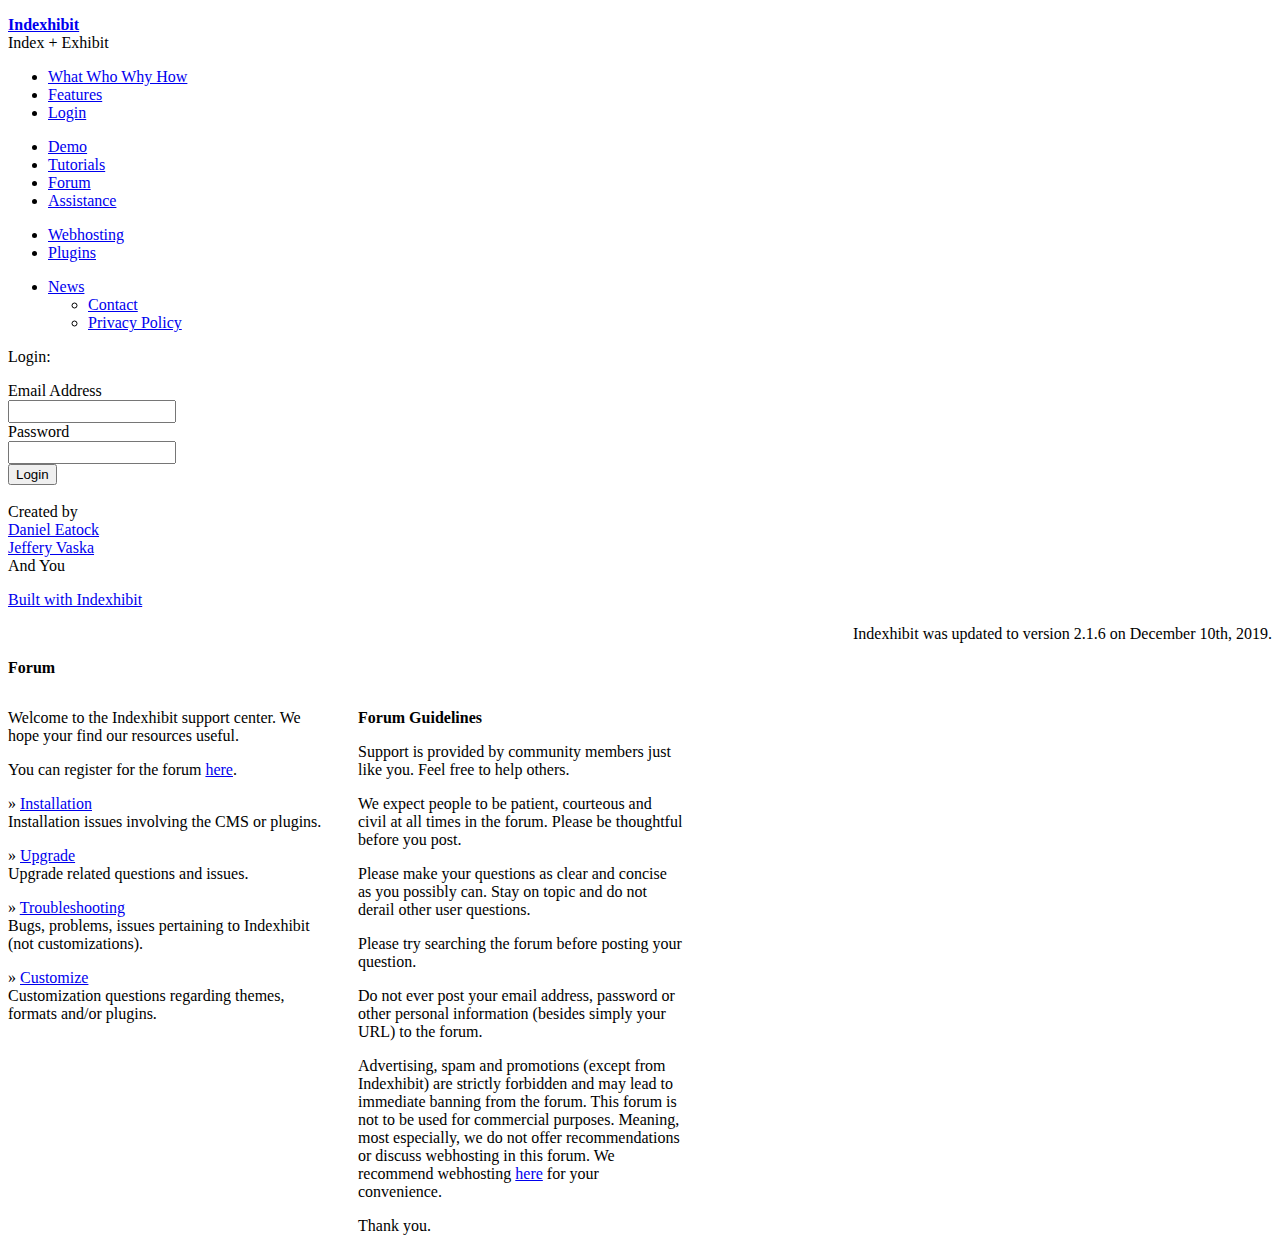
<file: forum/index.html>
<!DOCTYPE html PUBLIC '-//W3C//DTD XHTML 1.0 Transitional//EN' 'http://www.w3.org/TR/xhtml1/DTD/xhtml1-transitional.dtd'>

<html xmlns='http://www.w3.org/1999/xhtml' xml:lang='en' lang='en'>

<!-- Mirrored from www.indexhibit.org/forum/ by HTTrack Website Copier/3.x [XR&CO'2014], Tue, 10 Mar 2020 21:39:42 GMT -->
<head>
<meta http-equiv='Content-Type' content='text/html; charset=utf-8'/>
<title>Forum :: Indexhibit</title>

<META NAME='ROBOTS' CONTENT='INDEX, NOFOLLOW' />

<link rel='stylesheet' type='text/css' charset='utf-8' href='https://www.indexhibit.org/ndxzsite/default/reset.css' />
<link rel='stylesheet' type='text/css' charset='utf-8' href='https://www.indexhibit.org/ndxzsite/default/base.css' />
<link rel='stylesheet' type='text/css' charset='utf-8' href='https://www.indexhibit.org/ndxzsite/default/style.css' />
<link rel='stylesheet' type='text/css' charset='utf-8' href='https://www.indexhibit.org/ndxzsite/default/forum.css' />
		
<!--[if lte IE 6]>
<link rel='stylesheet' href='/forum/css/ie.css' type='text/css' />
<![endif]-->
		
<!--[if IE]>
<link rel='stylesheet' href='/forum/css/forum-ie.css' type='text/css' />
<![endif]-->

<script type='text/javascript' src='https://www.indexhibit.org/forum/js/jquery.js'></script>
<script type='text/javascript' src='https://www.indexhibit.org/forum/js/common.js'></script>

<script src='https://www.indexhibit.org/ndxzsite/default/privacy.js'></script>

<!--[if lte IE 6]>
<script type='text/javascript'>
$(document).ready( function() { contented(); } );
$(window).resize( function() { contented(); } );
</script>
<![endif]-->
		
<script type='text/javascript'>
var tog = new Array();
var yes	= new Array();
function cancel_edit(id)
{
	var o = $('#post_note_' + id);
	o.html(tog[id]);
}

function formcheck() 
{
	if (($('.version').is(':checked')) && ($('#questionbox').val() != '') && ($('#titlespace').val() != ''))
	{ return true; } else {
		alert('All fields are required.');
		return false;
	}
}

function formcheckresponse()
{
	if ($('textarea#response').val() != '')
	{
		return true;
	} 
	else 
	{
		alert('All fields are required.');
		return false;
	}
}
		
function favoritize(act, id, stick)
{
	$.post('https://www.indexhibit.org/forum/', { upd_faves : 'true', v : act, x : id, y : stick }, 
		function(html) {
			$('#fave_' + id).html(html);
	});
}
		
		function update_edit(id)
		{
			var o = $('#post_note_' + id);
			var text = encodeURIComponent( $('textarea#post_editor_' + id).val() );
			var test = encodeURIComponent( tog[id] );
			
			if (text == '') 
			{ 
				cancel_edit(id); 
				yes[id] = false; 
				return false; exit; 
			}
			
			$.post('https://www.indexhibit.org/forum/', { upd_jxtext : 'true', v : text, x : id }, 
				function(html) {
					yes[id] = false;
					var o = $('#post_note_' + id);
					o.html(html);
			});
		}
		
		function notifications()
		{
			return false;

			//alert('Pau and Pindaros got the cooties!');

			// let's get the real contents
			$.post('https://www.indexhibit.org/forum/notify/0/', { upd_notify : 'true' }, 
				function(html) {
					alert(html);
			});
		}
		
		function editPost(id)
		{
			if (yes[id] == true) { cancel_edit( id ); yes[id] = false; return false; exit; }
			
			// get the content of the post
			var o = $('#post_note_' + id);
			var contents = o.html();
			
			tog[id] = contents;
			yes[id] = true;
			
			// let's get the real contents
			$.post('https://www.indexhibit.org/forum/', { upd_edtext : 'true', x : id }, 
				function(html) {
					$('#post_note_' + id).html(html);
			});
		}


</script>
</head>
<body>
<div id='index'>
<div class='container'>

<p><strong><a href='https://www.indexhibit.org/'>Indexhibit</a></strong><br />
<span id='index_id'  onmouseover="color_index('over'); return false;" onmouseout="color_index('out'); return false;">Index</span> + <span id='exhibit_id'  onmouseover="color_exhibit('over'); return false;" onmouseout="color_exhibit('out'); return false;">Exhibit</span></p>

<nav>
<ul class='section active_section' id='section_2'>
<ul>
</ul>
</li>
</ul>
<ul class='section' id='section_1'>
<li id='exhibit_146' class='exhibit_title'><a href='https://www.indexhibit.org/what-who-why-how/'>What Who Why How</a></li>
<li id='exhibit_68' class='exhibit_title'><a href='https://www.indexhibit.org/cms/features/'>Features</a></li>
<li id='exhibit_150' class='exhibit_title exhibit_link'><a href='https://www.indexhibit.org/manage/'>Login</a></li>
</ul>
<ul class='section' id='section_12'>
<li id='exhibit_154' class='exhibit_title'><a href='https://www.indexhibit.org/demo/'>Demo</a></li>
<li id='exhibit_152' class='exhibit_title exhibit_link'><a href='https://www.indexhibit.org/tutorials/'>Tutorials</a></li>
<li id='exhibit_127' class='exhibit_title exhibit_link'><a href='https://www.indexhibit.org/forum/'>Forum</a></li>
<li id='exhibit_47' class='exhibit_title'><a href='https://www.indexhibit.org/help/'>Assistance</a></li>
</ul>
<ul class='section' id='section_14'>
<li id='exhibit_97' class='exhibit_title'><a href='https://www.indexhibit.org/webhosting/'>Webhosting</a></li>
<li id='exhibit_151' class='exhibit_title exhibit_link'><a href='https://www.indexhibit.org/plugin/'>Plugins</a></li>
</ul>
<ul class='section' id='section_4'>
<li><span id='section_title_4' class='section_title'><a href='https://www.indexhibit.org/news/' id='section_link_4'>News</a></span>
<ul>
<li id='exhibit_63' class='exhibit_title'><a href='https://www.indexhibit.org/contact/'>Contact</a></li>
<li id='exhibit_181' class='exhibit_title active'><a href='https://www.indexhibit.org/privacy-policy/'>Privacy Policy</a></li>
</ul>
</li>
</ul>
<ul class='section' id='section_15'>
</ul>
<ul class='section' id='section_13'>
</ul>
<ul class='section' id='section_8'>
</ul>

</nav>

<div id='login' style='margin-bottom: 18px;'>
<form name='mform' method='post' action='#'>
<p>Login:</p>
<div class='form-label'><label>Email Address</label></div>
<div class='form-input'><input type='text' name='lemail' style='padding: 2px; width: 160px; display: block;' /></div>
<div class='form-label'><label>Password</label></div>
<div class='form-input'><input type='password' name='lpwd' style='padding: 2px; width: 160px; display: block;' /></div>
<div class='form-submit'><input type='submit' name='sbmt_login' value='Login' /></div>
</form>
</div>

<p>Created by<br />
<a href='http://eatock.com/'>Daniel Eatock</a><br />
<a href='http://vaska.com/'>Jeffery Vaska</a><br />
And You</p>

<div class='createdby'>

<p><a href='http://www.indexhibit.org/'>Built with Indexhibit</a></p>

</div>

</div>
</div>

<div id='exhibit'>
<div class='container'>
<div id='forum'>
<div style='text-align: right;'>Indexhibit was updated to version 2.1.6 on December 10th, 2019.</div>

<p><strong>Forum</strong></p>
<div id='forum-guidelines' style='width: 700px;'>
<div style='width: 350px; float: left;'><div style='padding-right: 25px;'>
<p>Welcome to the Indexhibit support center. We hope your find our resources useful.</p><p>You can register for the forum <a href='https://www.indexhibit.org/register/'>here</a>.</p>
<p>&raquo; <a href='https://www.indexhibit.org:443/forum/category/5/'>Installation</a><br /><span class='forum_desc'>Installation issues involving the CMS or plugins.</span></p>
<p>&raquo; <a href='https://www.indexhibit.org:443/forum/category/11/'>Upgrade</a><br /><span class='forum_desc'>Upgrade related questions and issues.</span></p>
<p>&raquo; <a href='https://www.indexhibit.org:443/forum/category/8/'>Troubleshooting</a><br /><span class='forum_desc'>Bugs, problems, issues pertaining to Indexhibit (not customizations).</span></p>
<p>&raquo; <a href='https://www.indexhibit.org:443/forum/category/1/'>Customize</a><br /><span class='forum_desc'>Customization questions regarding themes, formats and/or plugins.</span></p>
</div></div>
<div style='width: 350px; float: left;'><div style='padding-right: 25px;'>
<p><strong>Forum Guidelines</strong></p>
<p>Support is provided by community members just like you. Feel free to help others.</p>
<p>We expect people to be patient, courteous and civil at all times in the forum. Please be thoughtful before you post.</p>
<p>Please make your questions as clear and concise as you possibly can. Stay on topic and do not derail other user questions.</p>
<p>Please try searching the forum before posting your question.</p>
<p>Do not ever post your email address, password or other personal information (besides simply your URL) to the forum.</p>
<p>Advertising, spam and promotions (except from Indexhibit) are strictly forbidden and may lead to immediate banning from the forum. This forum is not to be used for commercial purposes. Meaning, most especially, we do not offer recommendations or discuss webhosting in this forum. We recommend webhosting <a href='https://www.indexhibit.org/webhosting/'>here</a> for your convenience.</p>
<p>Thank you.</p></div></div>
<div style='clear: left;'><!-- --></div>
</div>


</div>
</div>
</div>
		

		
</body>

<!-- Mirrored from www.indexhibit.org/forum/ by HTTrack Website Copier/3.x [XR&CO'2014], Tue, 10 Mar 2020 21:39:42 GMT -->
</html>
</file>
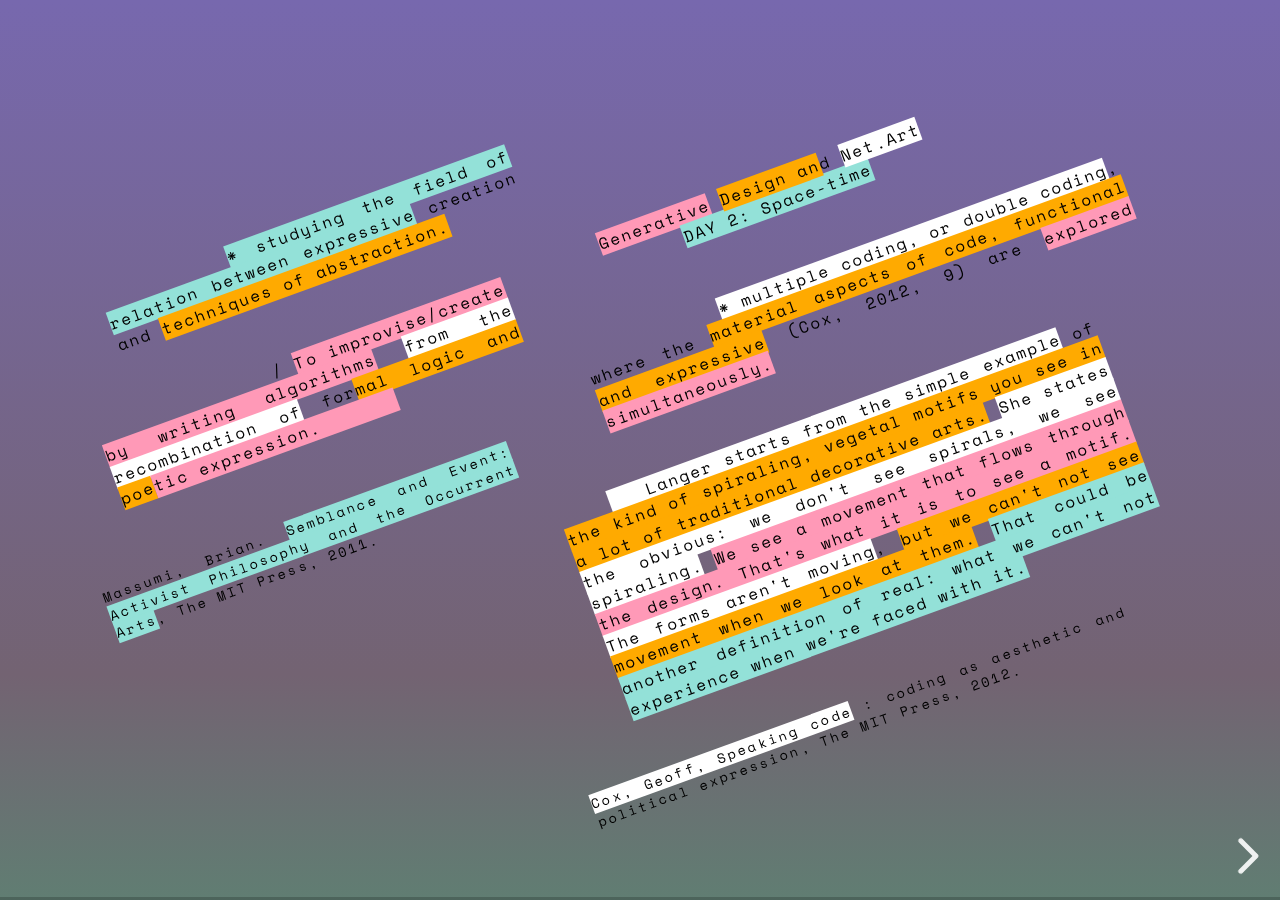
<file: fourteen/quatorze/index.html>
<!doctype html>
<html>
    <head>
        <meta charset="utf-8">
        <meta name="viewport" content="width=device-width, initial-scale=1.0, maximum-scale=1.0, user-scalable=no">
        <title>Day 2 - Generative Design and Net.Art / Thought Alive</title>
        <link rel="stylesheet" href="css/reveal.css">
        <link rel="stylesheet" href="css/theme/black.css">
        <!-- Theme used for syntax highlighting of code -->
        <link rel="stylesheet" href="lib/css/zenburn.css">
        <!--
        <link href="https://fonts.googleapis.com/css?family=Didact+Gothic|Italiana|Maven+Pro|Nunito|Quattrocento+Sans|Varela+Round|Work+Sans" rel="stylesheet">
        -->
        <link href="https://fonts.googleapis.com/css?family=Space+Mono&display=swap" rel="stylesheet">    <!-- Printing and PDF exports -->
        <script>
        var link = document.createElement( 'link' );
        link.rel = 'stylesheet';
        link.type = 'text/css';
        link.href = window.location.search.match( /print-pdf/gi ) ? 'css/print/pdf.css' : 'css/print/paper.css';
        document.getElementsByTagName( 'head' )[0].appendChild( link );
        </script>
        <style type='text/css'>
        body {
        width: 100%;
        height: 100%;
        background: linear-gradient(0deg, #3bb273, #736372, #7768AE);
        background-size: 100% 150%;
        -webkit-animation: Gradient 50s ease infinite;
        -moz-animation: Gradient 50s ease infinite;
        animation: Gradient 50s ease infinite;
        }
        @-webkit-keyframes Gradient {
        0% {
        background-position: 50% 0%
        }
        50% {
        background-position: 50% 100%
        }
        100% {
        background-position: 50% 0%
        }
        }
        @-moz-keyframes Gradient {
        0% {
        background-position: 50% 0%
        }
        50% {
        background-position: 50% 100%
        }
        100% {
        background-position: 50% 0%
        }
        }
        @keyframes Gradient {
        0% {
        background-position: 50% 0%
        }
        50% {
        background-position: 50% 100%
        }
        100% {
        background-position: 50% 0%
        }
        }
        </style>
    </head>
    <body>
        <div class="reveal">
            <div class="slides">
                <section data-background-transition="slide" data-background="">
                    
                    <p>
                        &nbsp;&nbsp;&nbsp;&nbsp;&nbsp;&nbsp;&nbsp;&nbsp;&nbsp;&nbsp;&nbsp;&nbsp;&nbsp;&nbsp;&nbsp;&nbsp;&nbsp;<sub4><br><br><a href = "../index.html">
                            Generative</sub4> <sub1>Design an</sub1>d <sub2>Net.Art</sub2>
                        </a><br>
                        &nbsp;&nbsp;&nbsp;&nbsp;&nbsp;&nbsp;&nbsp;<sub3>DAY 2: Space-time</sub3>
                    </p>
                    <br>
                    <p>
                        &nbsp;&nbsp;&nbsp;&nbsp;&nbsp;&nbsp;&nbsp;&nbsp;&nbsp;&nbsp;&nbsp;&nbsp;<sub2>* multiple coding, or double coding</sub2>, where the <sub1>material aspects of code, functional and expressive</sub1> (Cox, 2012, 9) are <sub4>explored simultaneously.</sub4>
                    </p>
                    <br>
                    <p>&nbsp;&nbsp;&nbsp;&nbsp;<sub2>&nbsp;&nbsp;&nbsp;Langer starts from the simple
                        example</sub2> of <sub1>the kind of spiraling, vegetal motifs you see in a lot of traditional decorative arts.</sub1> <sub2>She states the obvious: we don't see spirals, we see
                        spiraling.</sub2> <sub4>We see a movement that flows through the design. That's what it is to see a motif.</sub4> <sub2>The forms aren't moving</sub2>, <sub1>but we can't not see movement
                        when we look at them.</sub1> <sub3>That could be another definition of real: what we
                    can't not experience when we're faced with it.</sub3></p>
                    <br>
                    <p style=font-size:11px!important;>
                        <a href= "../../pdf/speakingcode.pdf" target="_blank"><sub2>Cox, Geoff, Speaking code</sub2> : coding as aesthetic and political expression, The MIT Press, 2012.</a>
                    </p>
                    
                    <h1 style=font-size:11px!important;>
                    <a href= "../../pdf/Massumi - Semblance and Event.pdf" target="_blank">Massumi, Brian. <sub3>Semblance and Event: Activist Philosophy and the Occurrent Arts</sub3>, The MIT Press, 2011.</a>
                    </h1>
                    <h1>
                    &nbsp;&nbsp;&nbsp;&nbsp;&nbsp;&nbsp;&nbsp;&nbsp;&nbsp;&nbsp;&nbsp;&nbsp;&nbsp;&nbsp;&nbsp;/ <sub4>To improvise/create by writing algorithms</sub4> <sub2>from the recombination of</sub2> for<sub1>mal logic and poe</sub1><sub4>tic expression.&nbsp;&nbsp;&nbsp;&nbsp;&nbsp;&nbsp;&nbsp;</sub4>
                    </h1>
                    
                    <h1>
                    &nbsp;&nbsp;&nbsp;&nbsp;&nbsp;&nbsp;&nbsp;<sub3>* studying the field of relation between expressive</sub3> creation and <sub1>techniques of abstraction.</sub1>
                    </h1>
                    
                    
                </section>
                <!--section 2-->
                <section data-background-transition="slide" data-background="">
                    
                    <p>
                        <br>
                        <br>
                        <br>
                        <br>        <br>
                        <br>
                        <br>
                        <br>
                        &nbsp;&nbsp;&nbsp;&nbsp;&nbsp;&nbsp;<sub4>&nbsp;&nbsp;&nbsp;&nbsp;&nbsp;&nbsp;&nbsp;&nbsp;&nbsp;&nbsp;&nbsp;&nbsp;&nbsp;&nbsp;&nbsp; When a literary work interrogates the inscription technology</sub4><sub2>
                        that produces it</sub2>, <sub3>it mobilizes reflexive loops between its imaginative world</sub3> and <sub1>the
                        material apparatus embodying that creation as a physical presence.</sub1>
                    </p>
                    <br>
                    <p style=font-size:11px!important;>
                        &nbsp;&nbsp;&nbsp;&nbsp;&nbsp;&nbsp;&nbsp;&nbsp;&nbsp;&nbsp;&nbsp;&nbsp;&nbsp;&nbsp;&nbsp;<a href= "../../pdf/Hayles_N_Katherine_Writing_Machines.pdf" target="_blank"><sub2>Hayles, N. Katherine, Writing Machines, MIT Press, 2002.
                        </sub2></a>
                    </p>
                    
                    
                    <br>
                    
                
                <h1>
                &nbsp;&nbsp;&nbsp;&nbsp;&nbsp;<sub1>&nbsp;&nbsp;&nbsp;&nbsp;&nbsp;&nbsp;&nbsp;Using FLOSS</sub1> <sub2>automatically gives an artists work an extra dimension, a political statement</sub2> that is <sub3>embedded in the choice to use FLOSS instead of propietary software.</sub3> <sub1>This political statement may seem unrelated</sub1> &nbsp;&nbsp;&nbsp;&nbsp;&nbsp;&nbsp;&nbsp;&nbsp;&nbsp;&nbsp;to the artistic concept of a work, <sub2>but it is far from trivial. &nbsp;&nbsp;&nbsp;&nbsp;&nbsp;&nbsp;&nbsp;&nbsp;&nbsp;&nbsp;</sub2><sub4>It implies an awareness of the fact</sub4> that <sub3>software is the base material of a work of art,</sub3><sub1> like clay of a sculpture,</sub1> and that <sub2>this choice of material greatly influences the</sub2> eventual <sub2>work and its context.</sub2>
                </h1>
                <br>
                <br>
                <br>
                <br>
                <br>
                <h1 style=font-size:11px!important;>
                &nbsp;&nbsp;&nbsp;&nbsp;&nbsp;&nbsp;&nbsp;&nbsp;&nbsp;&nbsp;&nbsp;&nbsp;&nbsp;&nbsp;&nbsp;
                ~ Belén Gache, <a href = "../../pdf/FLOSS+Art.pdf" target="_blank"><sub4>Aymeric Mansoux, Marloes de Valk, FLOSS + Art, Preface, 2008
                </sub4>
                </h1>
                
                <!--
                <h1>
                <sub1>In the 60's decade the vocation to build networks</sub1> and communicate from alternative to official channels had become central to the culture.
                </h1>
                <h1 style=font-size:11px!important;>
                &nbsp;&nbsp;&nbsp;&nbsp;&nbsp;&nbsp;&nbsp;&nbsp;&nbsp;&nbsp;&nbsp;&nbsp;&nbsp;&nbsp;&nbsp;
                ~ Manning, Erin. The Minor Gesture, Duke University Press, 2016.
                </sub4>
                </h1>
                
                <h1>
                &nbsp;&nbsp;&nbsp;&nbsp;&nbsp;&nbsp;&nbsp;&nbsp;&nbsp;&nbsp;&nbsp;&nbsp;&nbsp;&nbsp;&nbsp;<sub3>&nbsp;&nbsp;&nbsp;&nbsp;&nbsp;&nbsp;&nbsp;Exploring forms of coding</sub3> <sub2>that can </sub2>deviate from <sub2>what we see currently on digital platforms,</sub2> which is intensely <sub1>individualized self-presenting and relentless self-promoting (Manning, 2016). &nbsp;&nbsp;&nbsp;&nbsp;&nbsp;&nbsp;&nbsp;</sub1>
                </h1>
                -->
            </section>

                        <section data-background-transition="slide" data-background="">
                
                
                
                <p><br><br><br>
                    &nbsp;&nbsp;&nbsp;&nbsp;&nbsp;&nbsp;&nbsp;&nbsp;&nbsp;&nbsp;&nbsp;<sub2>Apart from the technical and economic considerations there is the question of ethics.</sub2> <sub1>The relationship between ethics and aesthetics is an increasingly important area</sub1> of <sub3>philosophical investigation</sub3> <sub1>for very good reasons.</sub1> <sub4>Our aesthetics - what we find beautiful or good</sub4> - are indissociably linked <sub3>to the world that we create.</sub3>
                </p><br>
                <p>
                    <sub1>&nbsp;&nbsp;&nbsp;&nbsp;&nbsp;&nbsp;&nbsp;&nbsp;Divorced</sub1> <sub2>from ethics we plunge headlong to disaster.</sub2> <sub3>How do we think about the creation of beauty in the midst of an ecological disaster?</sub3> When the <sub4>difference between the rich and the poor is ever more abysmal?</sub4>
                </p>
                <br>
                <p>
                    &nbsp;&nbsp;&nbsp;&nbsp;&nbsp;&nbsp;&nbsp;<sub1>&nbsp;Can we find something beautiful that accentuates this difference,</sub1> that contributes to the disaster? <sub4>Is a work made with free software more beautiful than one made with propietary software?</sub4> <sub3>The decision to work with free software is also an ethical decision, </sub3><sub2>the expression of a desire to live in a world organised in a different way</sub2>, where the <sub1>artificial barriers that benefit only a few are eliminated.</sub1>
                </p>
                
                <h1 style=font-size:11px!important;>
                &nbsp;&nbsp;&nbsp;&nbsp;&nbsp;&nbsp;&nbsp;&nbsp;&nbsp;&nbsp;&nbsp;&nbsp;&nbsp;&nbsp;&nbsp;
                ~ Pedro Soler <a href = "../../pdf/FLOSS+Art.pdf" target="_blank"><sub4>FLOSS + Art, Introduction, 2008
                </sub4></a>
                </h1>

                <br><br><br>
            </section>
            
                        
            
        </div>
    </div>
    <script src="lib/js/head.min.js"></script>
    <script src="js/reveal.js"></script>
    <script>
    // More info about config & dependencies:
    // - https://github.com/hakimel/reveal.js#configuration
    // - https://github.com/hakimel/reveal.js#dependencies
    Reveal.initialize({
    dependencies: [
    { src: 'plugin/markdown/marked.js' },
    { src: 'plugin/markdown/markdown.js' },
    { src: 'plugin/notes/notes.js', async: true },
    { src: 'plugin/highlight/highlight.js', async: true, callback: function() { hljs.initHighlightingOnLoad(); } }
    ]
    });
    </script>
</body>
</html>
</file>
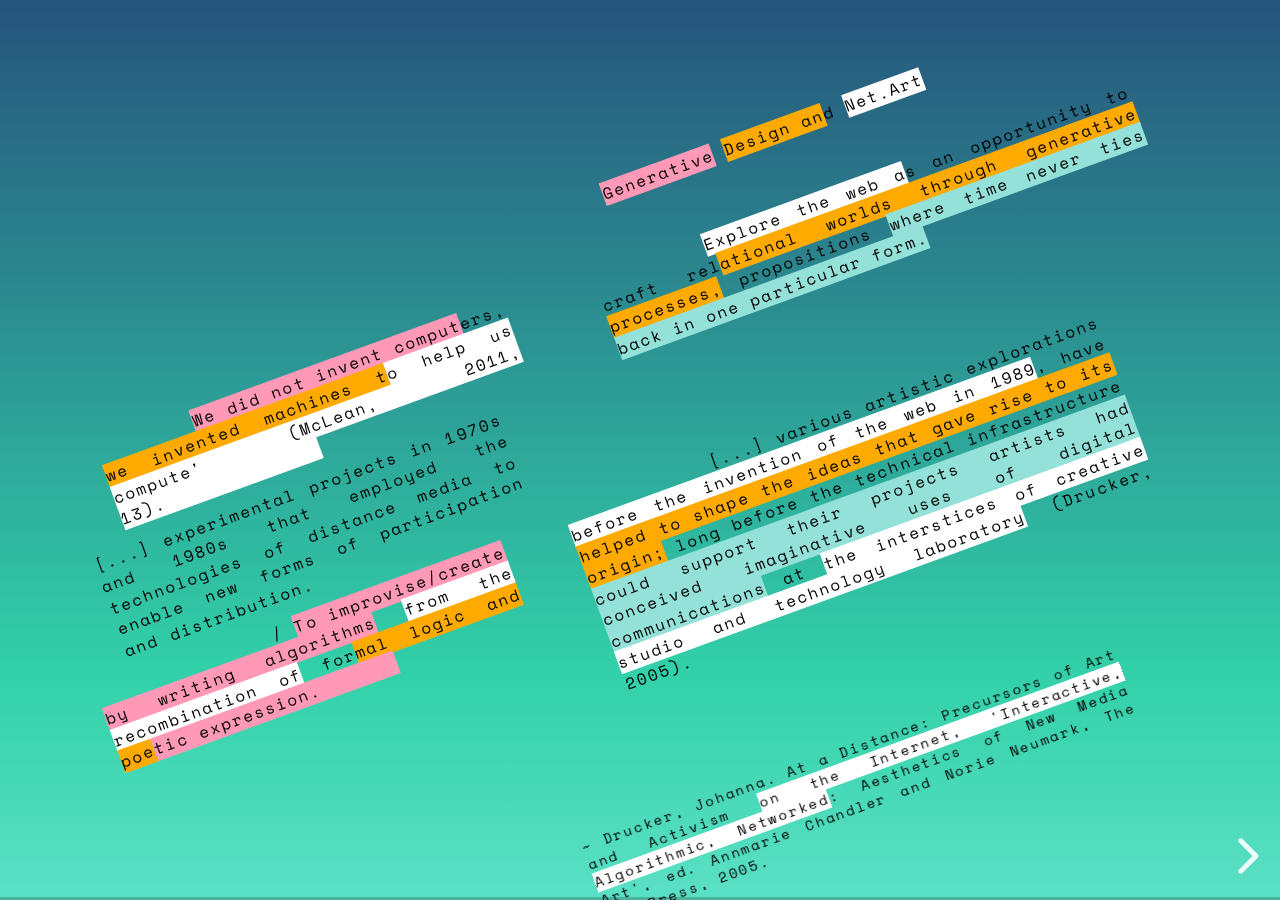
<file: seven/sept/index.html>
<!doctype html>
<html>
    <head>
        <meta charset="utf-8">
        <meta name="viewport" content="width=device-width, initial-scale=1.0, maximum-scale=1.0, user-scalable=no">
        <title>Generative Design and Net.Art / Thought Alive</title>
        <link rel="stylesheet" href="css/reveal.css">
        <link rel="stylesheet" href="css/theme/black.css">
        <!-- Theme used for syntax highlighting of code -->
        <link rel="stylesheet" href="lib/css/zenburn.css">
        <!--
        <link href="https://fonts.googleapis.com/css?family=Didact+Gothic|Italiana|Maven+Pro|Nunito|Quattrocento+Sans|Varela+Round|Work+Sans" rel="stylesheet">
        -->
        <link href="https://fonts.googleapis.com/css?family=Space+Mono&display=swap" rel="stylesheet">    <!-- Printing and PDF exports -->
        <script>
        var link = document.createElement( 'link' );
                    link.rel = 'stylesheet';
                    link.type = 'text/css';
                    link.href = window.location.search.match( /print-pdf/gi ) ? 'css/print/pdf.css' : 'css/print/paper.css';
                    document.getElementsByTagName( 'head' )[0].appendChild( link );
        </script>
        <style type='text/css'>
        body {
        width: 100%;
        height: 100%;
        background: linear-gradient(0deg, #AFFFFE, #32D1A9, #26547C);
        background-size: 100% 150%;
        -webkit-animation: Gradient 50s ease infinite;
        -moz-animation: Gradient 50s ease infinite;
        animation: Gradient 50s ease infinite;
        }
        @-webkit-keyframes Gradient {
        0% {
        background-position: 50% 0%
        }
        50% {
        background-position: 50% 100%
        }
        100% {
        background-position: 50% 0%
        }
        }
        @-moz-keyframes Gradient {
        0% {
        background-position: 50% 0%
        }
        50% {
        background-position: 50% 100%
        }
        100% {
        background-position: 50% 0%
        }
        }
        @keyframes Gradient {
        0% {
        background-position: 50% 0%
        }
        50% {
        background-position: 50% 100%
        }
        100% {
        background-position: 50% 0%
        }
        }
        </style>
    </head>
    <body>
        <div class="reveal">
            <div class="slides">

      <section data-background-transition="slide" data-background="">
                    

        <p>
        &nbsp;&nbsp;&nbsp;&nbsp;&nbsp;&nbsp;&nbsp;&nbsp;&nbsp;&nbsp;&nbsp;&nbsp;&nbsp;&nbsp;&nbsp;&nbsp;&nbsp;<sub4><br><br><a href = "../index.html">
        Generative</sub4> <sub1>Design an</sub1>d <sub2>Net.Art</sub2>
                            </a>
        </p>
        
        <p><br><br><br>
        &nbsp;&nbsp;&nbsp;&nbsp;&nbsp;&nbsp;&nbsp;<sub2>Explore the web a</sub2>s an opportunity to craft rel<sub1>ational worlds through generative processes,</sub1> propositions <sub3>where time never ties back in one particular form.</sub3>
        </p>
        <br><br>
        <p>
        &nbsp;&nbsp;&nbsp;&nbsp;&nbsp;&nbsp;&nbsp;&nbsp;&nbsp;&nbsp;&nbsp;&nbsp;[...] various artistic explorations <sub2>before the invention of the web in 1989</sub2>, have <sub1>helped to shape the ideas that gave rise to its origin;</sub1> long before the technical infrastructure <sub3>could support their projects artists had conceived imaginative uses of digital communications</sub3> at <sub2>the interstices of creative studio and technology laboratory</sub2> (Drucker, 2005).
        </p>                
        <br><br>
        <p style=font-size:11px!important;>
        ~ Drucker, Johanna. At a Distance: Precursors of Art and Activism <a href= "../../pdf/At-a-Distance-Precursors-to-Art-and-Activism-on-the Internet-AnnmarieChandler-NorieNeumark.pdf" target="_blank"><sub2>on the Internet, 'Interactive, Algorithmic, Networked</sub2></a>: Aesthetics of New Media Art', ed. Annmarie Chandler and Norie Neumark, The MIT Press, 2005.
        </p>
        
        <h1>
        &nbsp;&nbsp;&nbsp;&nbsp;&nbsp;&nbsp;&nbsp;&nbsp;&nbsp;&nbsp;&nbsp;&nbsp;&nbsp;&nbsp;&nbsp;/ <sub4>To improvise/create by writing algorithms</sub4> <sub2>from the recombination of</sub2> for<sub1>mal logic and poe</sub1><sub4>tic expression.&nbsp;&nbsp;&nbsp;&nbsp;&nbsp;&nbsp;&nbsp;</sub4>
        </h1>
            
        <h1>
        [...] experimental projects in 1970s and 1980s that employed the technologies of distance media to enable new forms of participation and distribution.
        </h1>
            
        <h1>
        &nbsp;&nbsp;&nbsp;&nbsp;&nbsp;&nbsp;&nbsp;&nbsp;<sub4>We did not invent comput</sub4>ers, <sub1>we invented machines t</sub1><sub2>o help us compute' (McLean, 2011, 13).&nbsp;&nbsp;&nbsp;&nbsp;&nbsp;&nbsp;&nbsp;&nbsp;&nbsp;&nbsp;&nbsp;&nbsp;&nbsp;&nbsp;</sub2>
        </h1>
        </section>

        <!--section 2-->

        <section data-background-transition="slide" data-background="">
            
        <p>
        <br>
        <br>
        <br>
        <br>        <br>
        <br>
        <br>
        <br>
        &nbsp;&nbsp;&nbsp;&nbsp;&nbsp;&nbsp;<sub4>&nbsp;&nbsp;&nbsp;&nbsp;&nbsp;&nbsp;&nbsp;&nbsp;&nbsp;&nbsp;&nbsp;&nbsp;&nbsp;&nbsp;&nbsp;Internet art is art </sub4>that is made on <sub4>and <sub1>for the internet</sub1>, also known as</sub4> net art. <sub4>It <sub1>encompasses</sub1> various sub-genres</sub4> of computer-based art<sub4> including browser art and <sub2>software</sub2> art. 
        </p>

    <p style=font-size:11px!important;> 
        &nbsp;&nbsp;&nbsp;&nbsp;&nbsp;&nbsp;&nbsp;&nbsp;&nbsp;&nbsp;&nbsp;&nbsp;&nbsp;&nbsp;&nbsp;https://www.tate.org.uk/art/<a href= "https://www.tate.org.uk/art/art-terms/i/internet-art" target="_blank"><sub1>art-terms/i/internet-art 
        </sub1></a>
        </p>
        
        
        <br>
        
        <p> 
        &nbsp;&nbsp;&nbsp;&nbsp;&nbsp;&nbsp;&nbsp;&nbsp;&nbsp;<sub2>[...] write programs that</sub2> can transform your web browser<sub2> into a sketch.</sub2> 
        </p>
        <br>
        <p style=font-size:11px!important;> 
        &nbsp;&nbsp;&nbsp;&nbsp;&nbsp;&nbsp;&nbsp;&nbsp;&nbsp;&nbsp;&nbsp;&nbsp;&nbsp;&nbsp;&nbsp;Net Art<a href= "https://anthology.rhizome.org" target="_blank"><sub1>Anthology 
        </sub1></a> / ¿netart <a href= "http://meiac.es/latino/index.html" target="_blank"><sub1>or notart? 
        </sub1></a> 
        </p>
        

        <h1>
        &nbsp;&nbsp;&nbsp;&nbsp;&nbsp;&nbsp;&nbsp;&nbsp;&nbsp;&nbsp;&nbsp;&nbsp;&nbsp;&nbsp;&nbsp;<sub1>&nbsp;&nbsp;&nbsp;&nbsp;&nbsp;&nbsp;&nbsp;Eternal Network ~ community,</sub1><sub4> dialogue, </sub4>exchange and pluralism<sub4> of ideas.&nbsp;&nbsp;&nbsp;&nbsp;&nbsp;&nbsp;&nbsp;&nbsp;&nbsp;&nbsp;&nbsp;&nbsp;&nbsp;&nbsp;&nbsp;&nbsp;&nbsp;&nbsp;&nbsp;</sub4><br>&nbsp;&nbsp;&nbsp;&nbsp;&nbsp;&nbsp;&nbsp;&nbsp;&nbsp;&nbsp;' - <sub3>Artistic activities linked</sub3> <sub2>to media such as mail, telegraph, telephone, fax and, today, email art</sub2> are, by definition, <sub6>network art.</sub6>
    
        </h1>
<br>
<br>
<br>
<br>
<br>
        <h1>
        &nbsp;&nbsp;&nbsp;&nbsp;&nbsp;&nbsp;&nbsp;&nbsp;&nbsp;&nbsp;&nbsp;&nbsp;&nbsp;&nbsp;&nbsp;  <sub1>In the 60's decade the vocation to build networks</sub1> <sub4>and communicate from </sub4>alternative<sub4> to official channels </sub4>had become<sub4> central to the culture.</sub4>
        </h1> 

        <h1 style=font-size:11px!important;>
        &nbsp;&nbsp;&nbsp;&nbsp;&nbsp;&nbsp;&nbsp;&nbsp;&nbsp;&nbsp;&nbsp;&nbsp;&nbsp;&nbsp;&nbsp;
        ~ Belén Gache, <a href = "https://danielandujar.org/2005/09/14/el-net-art-en-el-contexto-del-arte-de-redes/" target="_blank"><sub2>El net art en el contexto del</sub2></a> arte de redes.
        </sub4>            
        </h1>    
        
        <!--
        <h1>
        <sub1>In the 60's decade the vocation to build networks</sub1> and communicate from alternative to official channels had become central to the culture.
        </h1>

        <h1 style=font-size:11px!important;>
        &nbsp;&nbsp;&nbsp;&nbsp;&nbsp;&nbsp;&nbsp;&nbsp;&nbsp;&nbsp;&nbsp;&nbsp;&nbsp;&nbsp;&nbsp;
        ~ Manning, Erin. The Minor Gesture, Duke University Press, 2016.
        </sub4>            
        </h1>
   
        <h1>
        &nbsp;&nbsp;&nbsp;&nbsp;&nbsp;&nbsp;&nbsp;&nbsp;&nbsp;&nbsp;&nbsp;&nbsp;&nbsp;&nbsp;&nbsp;<sub3>&nbsp;&nbsp;&nbsp;&nbsp;&nbsp;&nbsp;&nbsp;Exploring forms of coding</sub3> <sub2>that can </sub2>deviate from <sub2>what we see currently on digital platforms,</sub2> which is intensely <sub1>individualized self-presenting and relentless self-promoting (Manning, 2016). &nbsp;&nbsp;&nbsp;&nbsp;&nbsp;&nbsp;&nbsp;</sub1>
        </h1>
        -->

        </section>

        <section data-background-transition="slide" data-background="">
                
   
               
        <p><br><br><br>
        &nbsp;&nbsp;&nbsp;&nbsp;&nbsp;&nbsp;&nbsp;&nbsp;&nbsp;&nbsp;&nbsp;<sub2>Hervé Fischer called these alternative art channels the 'marginal media'.</sub2> In 1974, in the prologue to his book <sub3>Art and Marginal Communication, &nbsp;&nbsp;&nbsp;&nbsp;&nbsp;&nbsp;&nbsp;&nbsp;&nbsp;&nbsp;&nbsp;</sub3><sub1>Fischer contrasted the great mass media (television, radio and newspapers),</sub1> with the <sub4>sub-cultures that 'exist and grow as a reaction to them'.</sub4> These 'sub-cultures' <sub1>shared a utopian vision of art as counter-information and as a revolutionary medium.</sub1>
    	</p><br>
        <p>
        <sub2>&nbsp;&nbsp;&nbsp;&nbsp;&nbsp;&nbsp;&nbsp;&nbsp;we must not forget that the Internet is a dynamic system, where things are and cease to be just as street signs and building façade colours change from day to day. 
        </p>
        <br>
    	<p style=font-size:11px!important;>
        &nbsp;&nbsp;&nbsp;&nbsp;&nbsp;&nbsp;&nbsp;&nbsp;&nbsp;&nbsp;&nbsp;&nbsp;&nbsp;&nbsp;&nbsp;
        ~ brian mackern & nilo casares <a href = "../../pdf/NETART_LATINO_DATABASE.pdf" target="_blank"><sub1>La netart latino</sub1></a> database
        </sub4>            
        </p>  
        
        <h1>
        &nbsp;&nbsp;&nbsp;&nbsp;&nbsp;&nbsp;&nbsp;&nbsp;&nbsp;&nbsp;&nbsp;&nbsp;&nbsp;&nbsp;&nbsp;<sub3>&nbsp;&nbsp;&nbsp;&nbsp;&nbsp;&nbsp;&nbsp;Exploring forms of coding</sub3> <sub2>that can deviate from </sub2><sub1>what we see currently on digital platforms,</sub1> which is intensely <sub4>individualized </sub4>self-presenting <sub4>and relentless self-promoting (Manning, 2018). &nbsp;&nbsp;&nbsp;&nbsp;&nbsp;&nbsp;&nbsp;</sub4>
        <br><br><br><br><br><br><br><br><br><br><br><br><br><br>
        </h1>
        <br>
        <h1 style=font-size:11px!important;>
        &nbsp;&nbsp;&nbsp;
        Interview with Erin Manning and Brian Massumi, <a href = "http://senselab.ca/wp2/3e-process-seed-bank/interview/" target="_blank"><sub3>http://senselab.ca/wp2/3e-process-seed-bank/interview/, 2018.</sub3></a></sub4> 
        </h1> 

                <br><br><br>

    	</section>
    
    	<section data-background-transition="slide" data-background="">
        
        <br>
        <p>
        &nbsp;&nbsp;&nbsp;&nbsp;&nbsp;&nbsp;&nbsp;&nbsp;<sub4>generative (adj.) late 14c., "reproductive, pertaining to propagation," </sub4>from generate + -ive. Use in linguistics <sub4>is attested by 1959. Related: Generativity.</sub4>
        </p>
 
        <h1>
        &nbsp;&nbsp;&nbsp;&nbsp;&nbsp;&nbsp;&nbsp;&nbsp;<sub1>generate (v.) c. 1500, "to beget" (offspring), a </sub1> back-formation <sub1> from generation or else from Latin generatus,</sub1> past participle of generare <sub1>"to beget, produce,"</sub1> from genus "race, kind" (from PIE root *gene- <sub4>"give birth, beget,"</sub4> with derivatives referring to procreation and familial and tribal groups).
        </h1>

        
        
        <!--
        
        <p><br><br>«multiple coding», where the material aspects of cod<sub2>e, f</sub2>unctional and expressive (Co<sub2>x</sub2>, 2012, 9) are explor<sub2>ed s</sub2>imultaneously.
        </p>
        -->
    </section>

    <section data-background-transition="slide" data-background="">
        
        <p>
        <br><br><br>
        <br><br><br>
        <sub1>&nbsp;&nbsp;&nbsp;&nbsp;&nbsp;&nbsp;&nbsp;&nbsp;
        &nbsp;&nbsp;Generative art refers to any art </sub1><sub4>practice where the artist uses a system, such as a set of natural language rules,</sub4> <sub3>a computer program, a machine, or other procedural &nbsp;&nbsp;&nbsp;&nbsp;&nbsp;&nbsp;&nbsp;&nbsp;&nbsp;&nbsp;invention, which is set</sub3> into motion <sub3>with some degree of autonomy contributing to or resulting in a completed work of art. (Galanter, 2003, p.4)</sub3></p>
        <br>
        <p style=font-size:11px!important;>
        &nbsp;&nbsp;&nbsp;&nbsp;&nbsp;&nbsp;&nbsp;&nbsp;&nbsp;&nbsp;&nbsp;&nbsp;&nbsp;&nbsp;&nbsp;
        Galanter, P. (2003). What is generative art? <a href = "../../pdf/ga2003_what_is_genart.pdf" target="_blank"><sub4>complexity theory as a context for art theory.</sub4> In GA2003 – 6th Generative Art Conference.</a> 
        </sub4>            
        </p>  

        <p style=font-size:11px!important;>
        &nbsp;&nbsp;&nbsp;&nbsp;&nbsp;&nbsp;&nbsp;&nbsp;&nbsp;&nbsp;&nbsp;&nbsp;&nbsp;&nbsp;&nbsp;
        McLean, Alex. Artist-Programmers and <a href = "../../pdf/artist-programmers-and-programming-languages-for-the-arts-alex-mclean.pdf" target="_blank"><sub1>Programming Languages for the Arts</sub1></a>, 2011.
        </p> 


        <h1> 
        &nbsp;&nbsp;&nbsp;&nbsp;&nbsp;&nbsp;&nbsp;&nbsp;&nbsp;<sub2>According to Galanter’s definition, we view the generative artist as emphasising distance between themselves and their work, and the software</sub2> artist <sub3> as embedding the activity of their software in their own actions.</sub3> <sub1>We position the artist-programmer towards the later, directly engaging</sub1> and interacting with their <sub1>code as an integral aspect of their work (McLean, 2011).</sub1>
        </h1>

        
        
        <!--
        
        <p><br><br>«multiple coding», where the material aspects of cod<sub2>e, f</sub2>unctional and expressive (Co<sub2>x</sub2>, 2012, 9) are explor<sub2>ed s</sub2>imultaneously.
        </p>
        -->
    </section>

<section data-background-transition="slide" data-background="">
        
        <p>
        <br><br><br>
        <br><br><br>
        <sub1>&nbsp;&nbsp;&nbsp;&nbsp;&nbsp;&nbsp;&nbsp;&nbsp;
        &nbsp;&nbsp;<a href = "../../pdf/COMPUTER_GRAPHICS_AND_ART_May1976.pdf" target="_blank">'Computer Graphics and Art' </sub1></a> was a quarterly magazine published <a href = "https://rhizome.org/editorial/2012/sep/25/prosthetic-knowledge-picks-computer-graphics-art-1/" target="_blank"> <sub4>between 1976 and 1978.</a></sub4></p>
        <br>
        <p>

        &nbsp;&nbsp;&nbsp;&nbsp;&nbsp;&nbsp;&nbsp;&nbsp;&nbsp;&nbsp;&nbsp;&nbsp;&nbsp;&nbsp;&nbsp;
        Step back and look at what has already been done. Origins of computer art. 
        </a> 
        </sub4>          
        </p>  
        <br>
        <p style=font-size:11px!important;>
        &nbsp;&nbsp;&nbsp;&nbsp;&nbsp;&nbsp;&nbsp;&nbsp;&nbsp;&nbsp;&nbsp;&nbsp;&nbsp;&nbsp;&nbsp;
                <a href = "http://recodeproject.com/" target="_blank"><sub4>http://recodeproject.com/</sub4></a>
        </p> 
        <br>
        <p style=font-size:11px!important;>
        &nbsp;&nbsp;&nbsp;&nbsp;&nbsp;&nbsp;&nbsp;&nbsp;&nbsp;&nbsp;&nbsp;&nbsp;&nbsp;&nbsp;&nbsp;
        <a href = "https://pensamiento.github.io/" target="_blank"><sub2>Chabert, Jean-Luc. "Introduction, in A History of Algorithms:</sub2></a> From the Pebble to the Microchip", ed. Jean-Luc Chabert (Springer, 1999): 1.
        </p> 

        <h2>
        &nbsp;&nbsp;&nbsp;&nbsp;&nbsp;&nbsp;&nbsp;&nbsp;&nbsp;&nbsp;&nbsp;&nbsp;&nbsp;&nbsp;&nbsp;&nbsp;&nbsp;&nbsp;The algorismus referred to the procedures for carrying out <sub4>mathematical operations, later the term algorithm metaphorically denotes any step-by-step</sub4> logical procedures, however the algorithms are <sub2>techniques of abstraction, geometric approximation and incremental growth, and they are not</sub2> strictly confined to mathematics (Chabert, 1999).
        </h2>
        <br><br><br><br>
        <br><br><br><br>
        <br><br><br><br>
        <br><br><br><br>
        <h1> 
        &nbsp;&nbsp;&nbsp;&nbsp;&nbsp;&nbsp;&nbsp;&nbsp;&nbsp;<sub2>The concept 'algorithmic', derives from the word algorithm that finds its etymological roots in Medieval Latin with the word algorismus,</sub2> a mangled transliteration of <sub1>Arabic al-Kwarizmi "native of Kwharazm", a mathematician</sub1> who made contributions through sophisticated <sub2>mathematics to the world.</sub2> 
        </h1>
        
        
        <!--
        
        <p><br><br>«multiple coding», where the material aspects of cod<sub2>e, f</sub2>unctional and expressive (Co<sub2>x</sub2>, 2012, 9) are explor<sub2>ed s</sub2>imultaneously.
        </p>
        -->
    </section>

<section data-background-transition="slide" data-background="">
        
        <p>
        <br><br><br>
        <br><br><br>
        &nbsp;&nbsp;&nbsp;&nbsp;&nbsp;&nbsp;<sub2>&nbsp;&nbsp;
        &nbsp;&nbsp;~ algorithms are 'formulas that exists in order to unfold,</sub2> in the form of a <sub4>process, in time and over time, and depends</sub4> on its past inputs' <sub1>(Rohrhuber, 2018)</sub1>
        </p>
        <br>
        
        <br>
        <p style=font-size:11px!important;>
        &nbsp;&nbsp;&nbsp;&nbsp;&nbsp;&nbsp;&nbsp;&nbsp;&nbsp;&nbsp;&nbsp;&nbsp;&nbsp;&nbsp;&nbsp;
        <a href = "https://pensamiento.github.io/" target="_blank"><sub1>Rohrhuber Julian, 'The Oxford Handbook of Algorithmic Music'</sub1></a>, Algorithmic Music and the Philosophy of Time, Oxford University Press, 2018.
        </p> 

        <h1> 
        &nbsp;&nbsp;&nbsp;&nbsp;&nbsp;&nbsp;&nbsp;&nbsp;&nbsp;<a href = "https://toplap.org/wiki/ManifestoDraft" target="_blank"><sub1>
 TOPLAP, Draft Manifesto</sub1></a> 
        </h1>

        <h1>
        &nbsp;&nbsp;&nbsp;&nbsp;&nbsp;&nbsp;&nbsp;&nbsp;&nbsp;&nbsp;&nbsp;&nbsp;&nbsp;&nbsp;&nbsp;&nbsp;&nbsp;&nbsp;Live coding is not about tools. <sub2>Algorithms are thoughts.</sub2>
        </h1>

        
        
        <!--
        
        <p><br><br>«multiple coding», where the material aspects of cod<sub2>e, f</sub2>unctional and expressive (Co<sub2>x</sub2>, 2012, 9) are explor<sub2>ed s</sub2>imultaneously.
        </p>
        -->
    </section>
    
</div>
</div>
<script src="lib/js/head.min.js"></script>
<script src="js/reveal.js"></script>
<script>
// More info about config & dependencies:
// - https://github.com/hakimel/reveal.js#configuration
// - https://github.com/hakimel/reveal.js#dependencies
Reveal.initialize({
dependencies: [
{ src: 'plugin/markdown/marked.js' },
{ src: 'plugin/markdown/markdown.js' },
{ src: 'plugin/notes/notes.js', async: true },
{ src: 'plugin/highlight/highlight.js', async: true, callback: function() { hljs.initHighlightingOnLoad(); } }
]
});
</script>
</body>
</html>
</file>
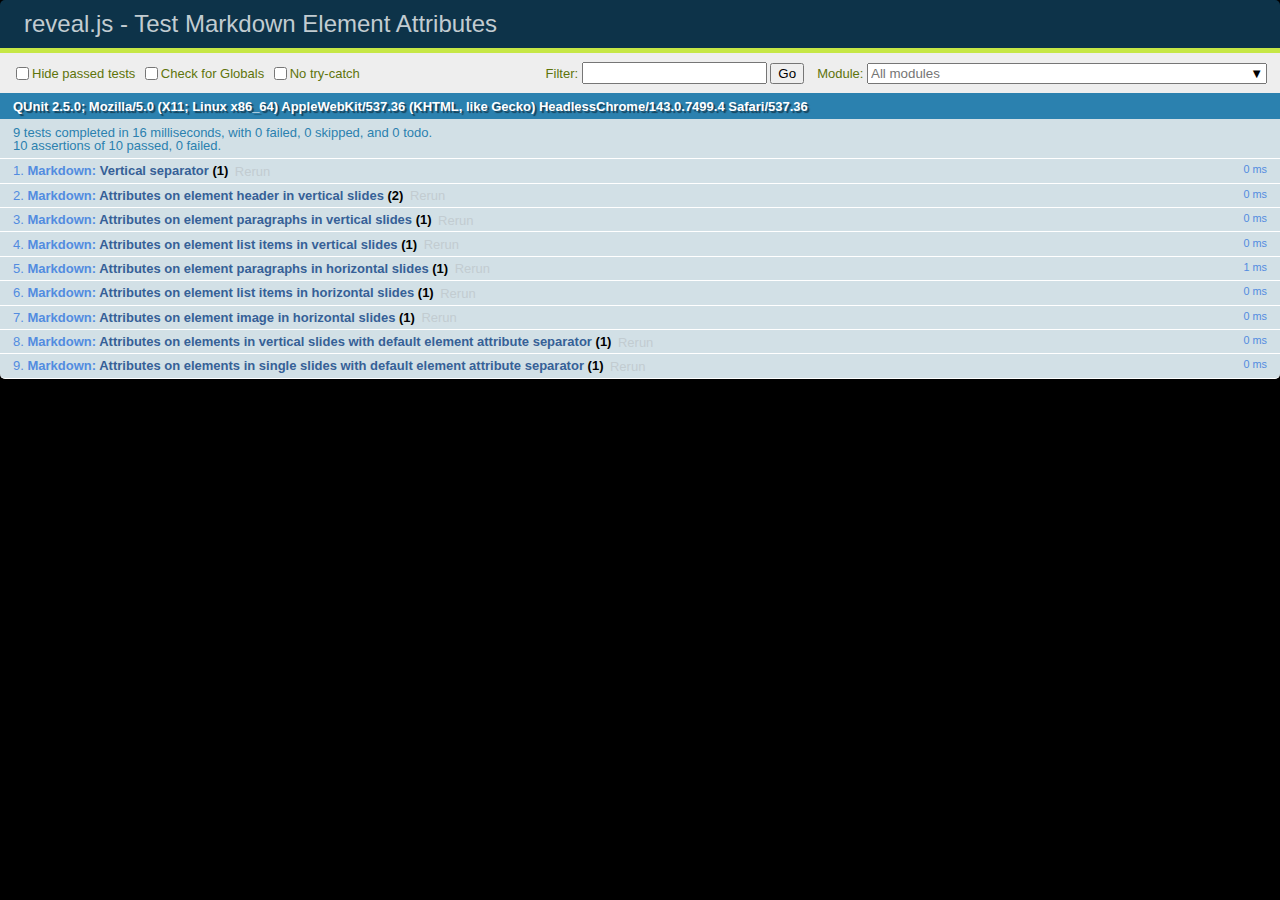
<file: fourteen/quatorze/test/test-markdown-element-attributes.html>
<!doctype html>
<html lang="en">

	<head>
		<meta charset="utf-8">

		<title>reveal.js - Test Markdown Element Attributes</title>

		<link rel="stylesheet" href="../css/reveal.css">
		<link rel="stylesheet" href="qunit-2.5.0.css">
	</head>

	<body style="overflow: auto;">

		<div id="qunit"></div>
		<div id="qunit-fixture"></div>

		<div class="reveal" style="display: none;">

			<div class="slides">

				<!-- <section data-markdown="example.md" data-separator="^\n\n\n" data-separator-vertical="^\n\n"></section> -->

				<!-- Slides are separated by newline + three dashes + newline, vertical slides identical but two dashes -->
				<section data-markdown data-separator="^\n---\n$" data-separator-vertical="^\n--\n$" data-element-attributes="{_\s*?([^}]+?)}">>
					<script type="text/template">
						## Slide 1.1
						<!-- {_class="fragment fade-out" data-fragment-index="1"} -->

						--

						## Slide 1.2
						<!-- {_class="fragment shrink"} -->

						Paragraph 1
						<!-- {_class="fragment grow"} -->

						Paragraph 2
						<!-- {_class="fragment grow"} -->

						- list item 1 <!-- {_class="fragment grow"} -->
						- list item 2 <!-- {_class="fragment grow"} -->
						- list item 3 <!-- {_class="fragment grow"} -->


						---

						## Slide 2


						Paragraph 1.2  
						multi-line <!-- {_class="fragment highlight-red"} -->

						Paragraph 2.2 <!-- {_class="fragment highlight-red"} -->

						Paragraph 2.3 <!-- {_class="fragment highlight-red"} -->

						Paragraph 2.4 <!-- {_class="fragment highlight-red"} -->

						- list item 1 <!-- {_class="fragment highlight-green"} -->
						- list item 2<!-- {_class="fragment highlight-green"} -->
						- list item 3<!-- {_class="fragment highlight-green"} -->
						- list item 4
						<!-- {_class="fragment highlight-green"} -->
						- list item 5<!-- {_class="fragment highlight-green"} -->

						Test

						![Example Picture](examples/assets/image2.png)
						<!-- {_class="reveal stretch"} -->

					</script>
				</section>



				<section 	data-markdown data-separator="^\n\n\n"
									data-separator-vertical="^\n\n"
									data-separator-notes="^Note:"
									data-charset="utf-8">
					<script type="text/template">
						# Test attributes in Markdown with default separator
						## Slide 1 Def <!-- .element: class="fragment highlight-red" data-fragment-index="1" -->


						## Slide 2 Def
						<!-- .element: class="fragment highlight-red" -->

					</script>
				</section>

				<section data-markdown>
				  <script type="text/template">
					## Hello world
					A paragraph
					<!-- .element: class="fragment highlight-blue" -->
				  </script>
				</section>

				<section data-markdown>
				  <script type="text/template">
					## Hello world

					Multiple  
					Line
					<!-- .element: class="fragment highlight-blue" -->
				  </script>
				</section>

				<section data-markdown>
				  <script type="text/template">
					## Hello world

					Test<!-- .element: class="fragment highlight-blue" -->

					More Test
				  </script>
				</section>


			</div>

		</div>

		<script src="../lib/js/head.min.js"></script>
		<script src="../js/reveal.js"></script>
		<script src="../plugin/markdown/marked.js"></script>
		<script src="../plugin/markdown/markdown.js"></script>
		<script src="qunit-2.5.0.js"></script>

		<script src="test-markdown-element-attributes.js"></script>

	</body>
</html>
</file>
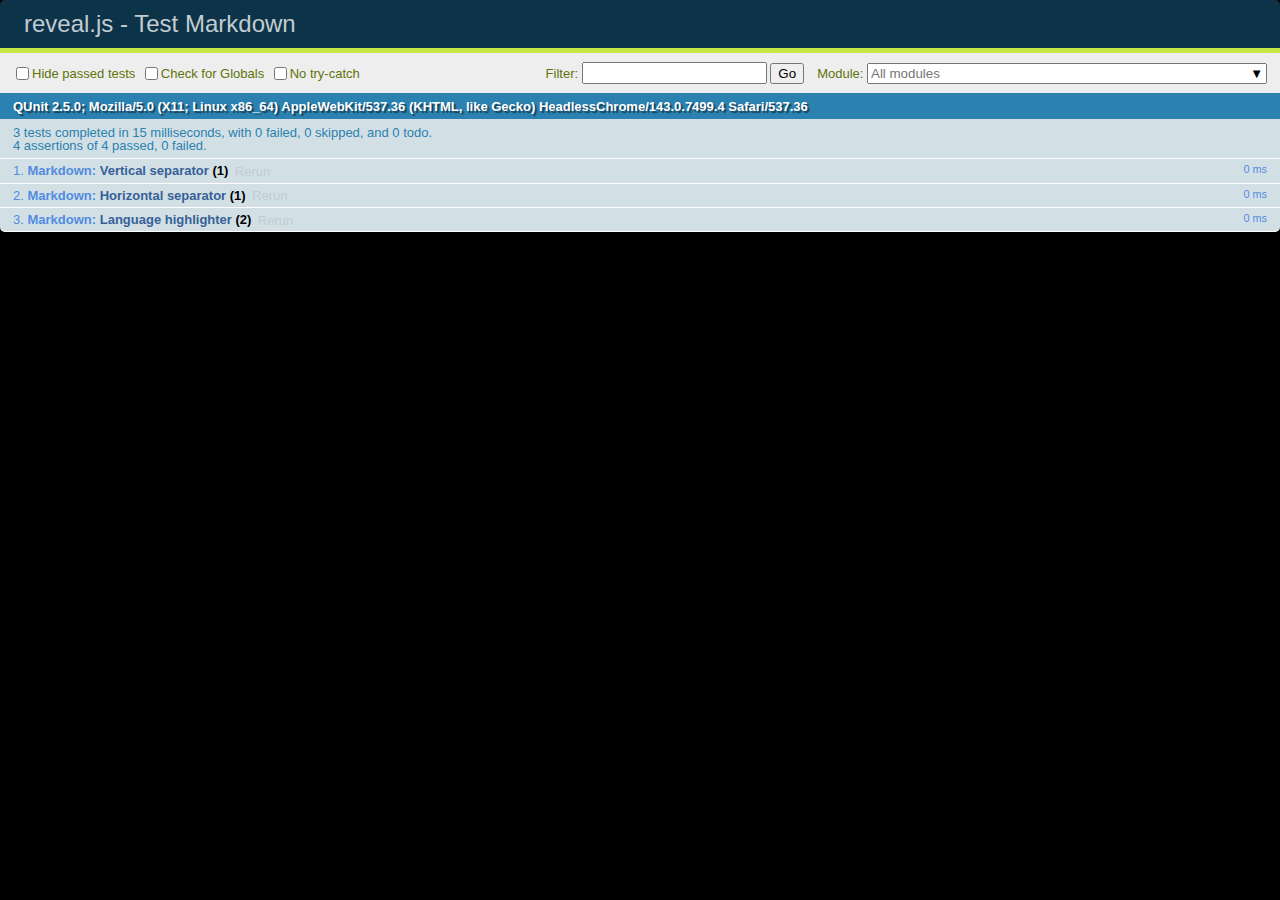
<file: fourteen/quatorze/test/test-markdown-external.html>
<!doctype html>
<html lang="en">

	<head>
		<meta charset="utf-8">

		<title>reveal.js - Test Markdown</title>

		<link rel="stylesheet" href="../css/reveal.css">
		<link rel="stylesheet" href="qunit-2.5.0.css">
	</head>

	<body style="overflow: auto;">

		<div id="qunit"></div>
  		<div id="qunit-fixture"></div>

		<div class="reveal" style="display: none;">

			<div class="slides">
				<section data-markdown="simple.md" data-separator="^\r?\n\r?\n\r?\n" data-separator-vertical="^\r?\n\r?\n"></section>
			</div>

		</div>

		<script src="../lib/js/head.min.js"></script>
		<script src="../js/reveal.js"></script>
		<script src="../plugin/highlight/highlight.js"></script>
		<script src="../plugin/markdown/marked.js"></script>
		<script src="../plugin/markdown/markdown.js"></script>
		<script src="qunit-2.5.0.js"></script>

		<script src="test-markdown-external.js"></script>

	</body>
</html>
</file>
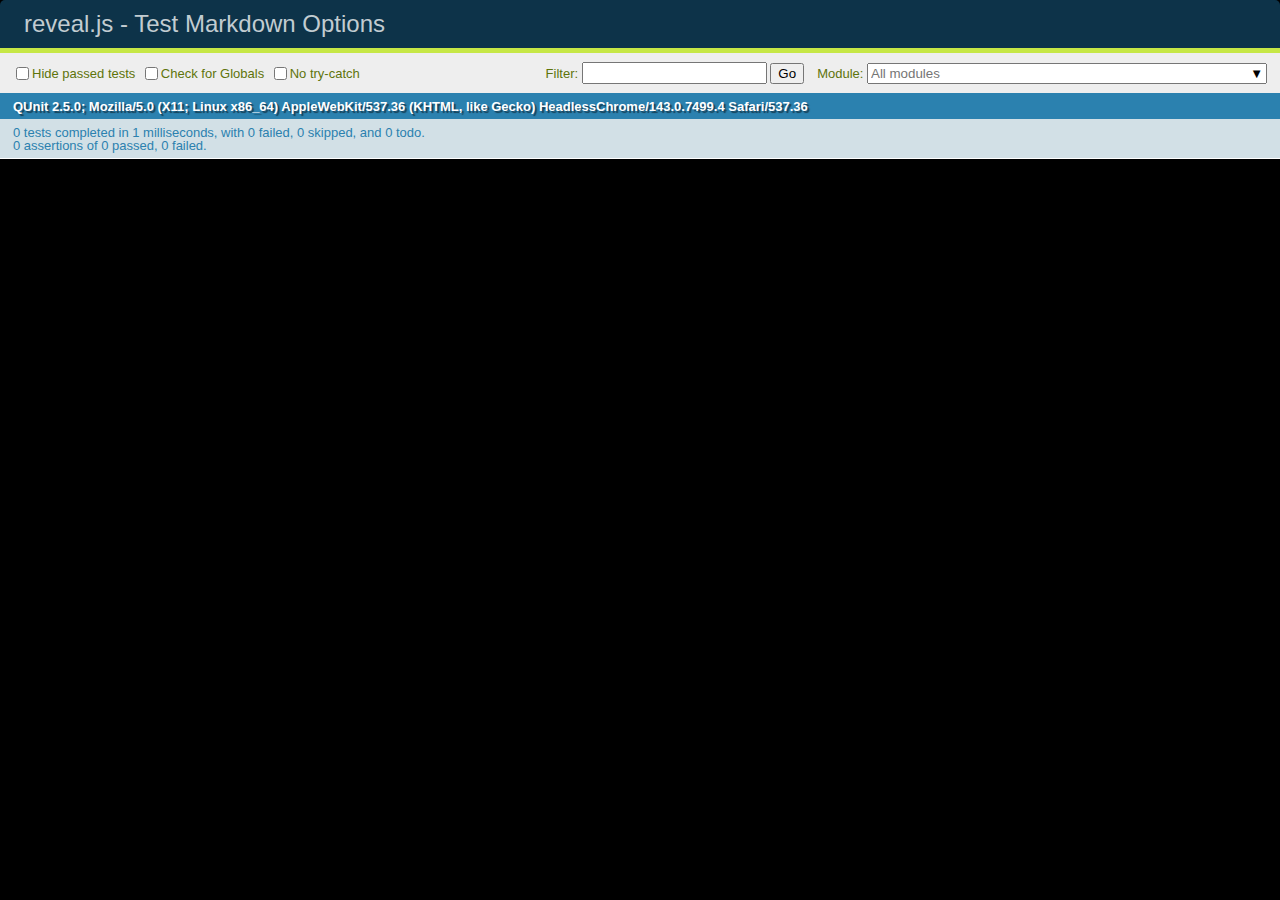
<file: fourteen/quatorze/test/test-markdown-options.html>
<!doctype html>
<html lang="en">

	<head>
		<meta charset="utf-8">

		<title>reveal.js - Test Markdown Options</title>

		<link rel="stylesheet" href="../css/reveal.css">
		<link rel="stylesheet" href="qunit-2.5.0.css">
	</head>

	<body style="overflow: auto;">

		<div id="qunit"></div>
		<div id="qunit-fixture"></div>

		<div class="reveal" style="display: none;">

			<div class="slides">

				<section data-markdown>
					<script type="text/template">
						## Testing Markdown Options

						This "slide" should contain 'smart' quotes.
					</script>
				</section>

			</div>

		</div>

		<script src="../lib/js/head.min.js"></script>
		<script src="../js/reveal.js"></script>
		<script src="qunit-2.5.0.js"></script>

		<script src="test-markdown-options.js"></script>

	</body>
</html>
</file>
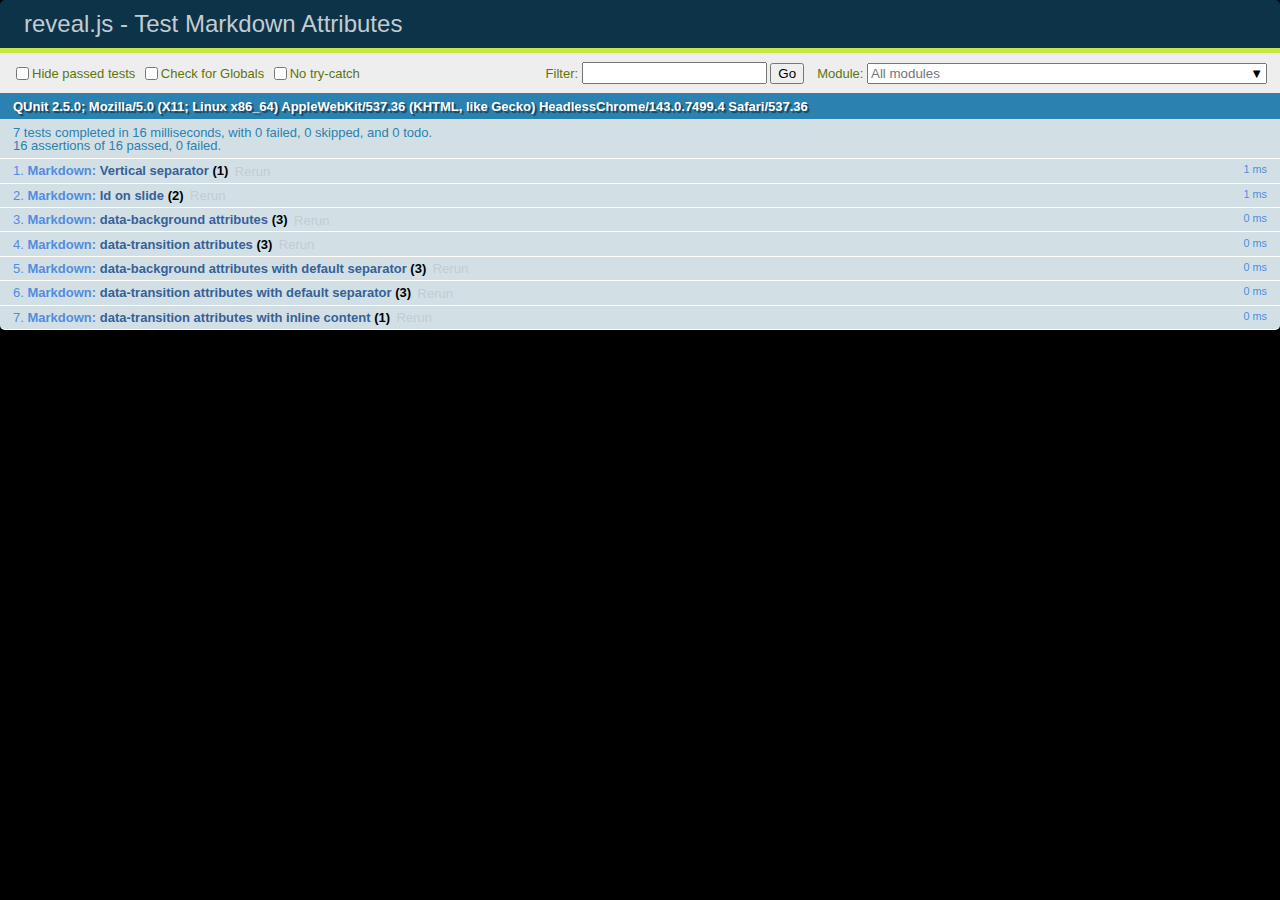
<file: fourteen/quatorze/test/test-markdown-slide-attributes.html>
<!doctype html>
<html lang="en">

	<head>
		<meta charset="utf-8">

		<title>reveal.js - Test Markdown Attributes</title>

		<link rel="stylesheet" href="../css/reveal.css">
		<link rel="stylesheet" href="qunit-2.5.0.css">
	</head>

	<body style="overflow: auto;">

		<div id="qunit"></div>
		<div id="qunit-fixture"></div>

		<div class="reveal" style="display: none;">

			<div class="slides">

				<!-- <section data-markdown="example.md" data-separator="^\n\n\n" data-separator-vertical="^\n\n"></section> -->

				<!-- Slides are separated by three lines, vertical slides by two lines, attributes are one any line starting with (spaces and) two dashes -->
				<section 	data-markdown data-separator="^\n\n\n"
									data-separator-vertical="^\n\n"
									data-separator-notes="^Note:"
									data-attributes="--\s(.*?)$"
									data-charset="utf-8">
					<script type="text/template">
						# Test attributes in Markdown
						## Slide 1



						## Slide 2
						<!-- -- id="slide2" data-transition="zoom" data-background="#A0C66B" -->


						## Slide 2.1
						<!-- -- data-background="#ff0000" data-transition="fade" -->


						## Slide 2.2
						[Link to Slide2](#/slide2)



						## Slide 3
						<!-- -- data-transition="zoom" data-background="#C6916B" -->



						## Slide 4
					</script>
				</section>

				<section 	data-markdown data-separator="^\n\n\n"
									data-separator-vertical="^\n\n"
									data-separator-notes="^Note:"
									data-charset="utf-8">
					<script type="text/template">
						# Test attributes in Markdown with default separator
						## Slide 1 Def



						## Slide 2 Def
						<!-- .slide: id="slide2def" data-transition="concave" data-background="#A7C66B" -->


						## Slide 2.1 Def
						<!-- .slide: data-background="#f70000" data-transition="page" -->


						## Slide 2.2 Def
						[Link to Slide2](#/slide2def)



						## Slide 3 Def
						<!-- .slide: data-transition="concave" data-background="#C7916B" -->



						## Slide 4
					</script>
				</section>

				<section data-markdown>
					<script type="text/template">
						<!-- .slide: data-background="#ff0000" -->
						## Hello world
					</script>
				</section>

				<section data-markdown>
					<script type="text/template">
						## Hello world
						<!-- .slide: data-background="#ff0000" -->
					</script>
				</section>

				<section data-markdown>
					<script type="text/template">
						## Hello world

						Test
						<!-- .slide: data-background="#ff0000" -->

						More Test
					</script>
				</section>

			</div>

		</div>

		<script src="../lib/js/head.min.js"></script>
		<script src="../js/reveal.js"></script>
		<script src="../plugin/markdown/marked.js"></script>
		<script src="../plugin/markdown/markdown.js"></script>
		<script src="qunit-2.5.0.js"></script>

		<script src="test-markdown-slide-attributes.js"></script>

	</body>
</html>
</file>
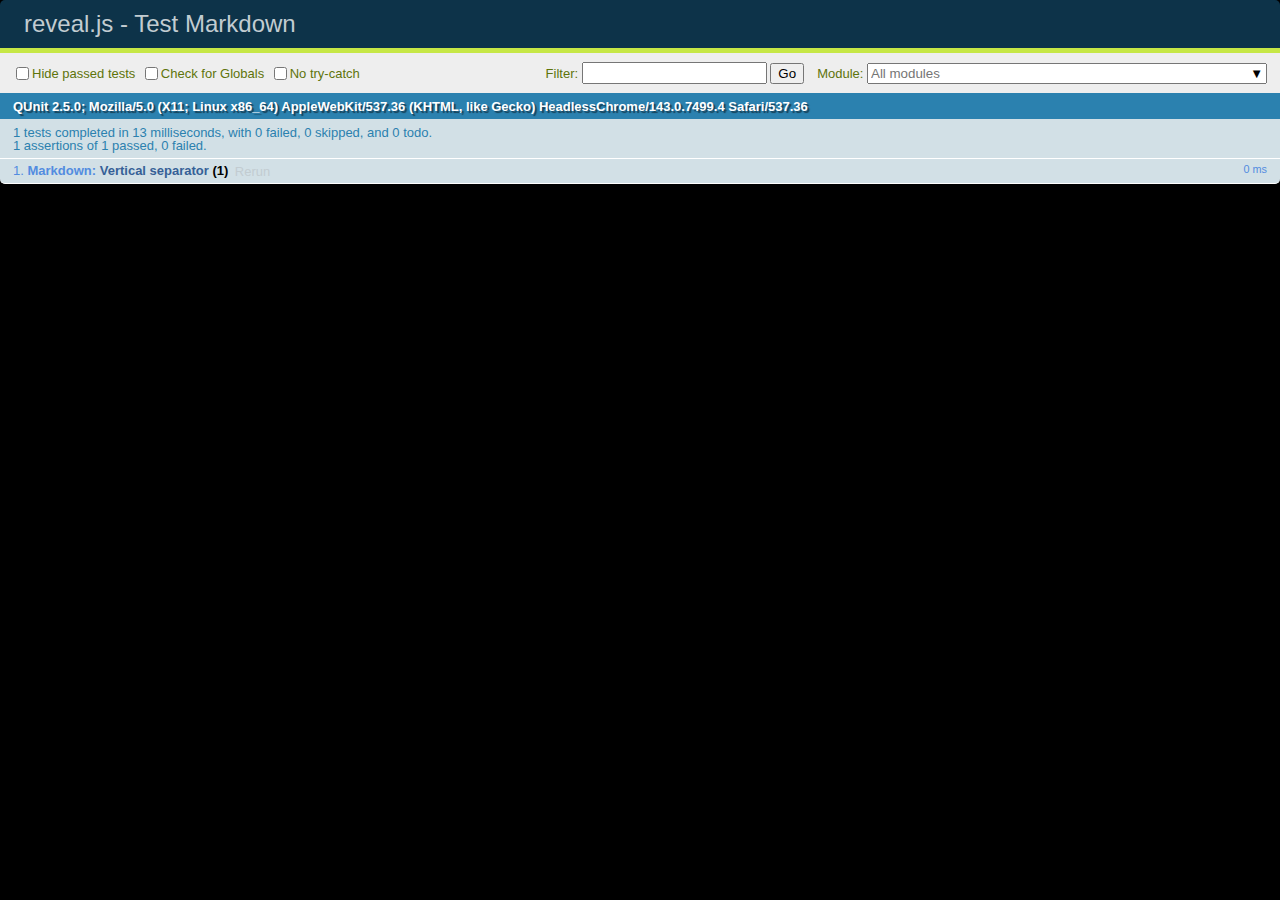
<file: fourteen/quatorze/test/test-markdown.html>
<!doctype html>
<html lang="en">

	<head>
		<meta charset="utf-8">

		<title>reveal.js - Test Markdown</title>

		<link rel="stylesheet" href="../css/reveal.css">
		<link rel="stylesheet" href="qunit-2.5.0.css">
	</head>

	<body style="overflow: auto;">

		<div id="qunit"></div>
		<div id="qunit-fixture"></div>

		<div class="reveal" style="display: none;">

			<div class="slides">

				<!-- <section data-markdown="example.md" data-separator="^\n\n\n" data-separator-vertical="^\n\n"></section> -->

				<!-- Slides are separated by newline + three dashes + newline, vertical slides identical but two dashes -->
				<section data-markdown data-separator="^\n---\n$" data-separator-vertical="^\n--\n$">
					<script type="text/template">
						## Slide 1.1

						--

						## Slide 1.2

						---

						## Slide 2
					</script>
				</section>

			</div>

		</div>

		<script src="../lib/js/head.min.js"></script>
		<script src="../js/reveal.js"></script>
		<script src="../plugin/markdown/marked.js"></script>
		<script src="../plugin/markdown/markdown.js"></script>
		<script src="qunit-2.5.0.js"></script>

		<script src="test-markdown.js"></script>

	</body>
</html>
</file>
<file: fourteen/quatorze/css/theme/black.css>
/**
 * Black theme for reveal.js. This is the opposite of the 'white' theme.
 *
 * By Hakim El Hattab, http://hakim.se
 */
@import url(../../lib/font/source-sans-pro/source-sans-pro.css);
section.has-light-background, section.has-light-background h1, section.has-light-background h2, section.has-light-background h3, section.has-light-background h4, section.has-light-background h5, section.has-light-background h6 {
  color: #222; }

/*********************************************
 * GLOBAL STYLES
 *********************************************/
body {
  background: #222;
  background-color: #222; }

.reveal {
font-family: 'Space Mono', ;
  font-size: 42px;
  font-weight: normal;
  color: #000; }

sub1 {
  background-color: #FFAA00;
}

sub2 {
  background-color: #FFFFFF;
}

sub3 {
  background-color: #93E1D8;
}

sub4 {
  background-color: #FF99B7;
}

sub5 {
  background-color: #E5ACAE;
}

sub6 {
  background-color: #26547C;
}
::selection {
  color: #fff;
  background: #bee4fd;
  text-shadow: none; }

::-moz-selection {
  color: #fff;
  background: #bee4fd;
  text-shadow: none; }

.reveal .slides section,
.reveal .slides section > section {
  line-height: 1.3;
  font-weight: inherit; }

/*********************************************
 * HEADERS
 *********************************************/
.reveal h1,
.reveal h2,
.reveal h3,
.reveal h4,
.reveal h5,
.reveal h6 {

font-family: 'Space Mono';
  font-size: 42px;
  font-weight: normal;
  color: #000;
  word-wrap: break-word; }

.reveal h1 {

  font-family: 'Space Mono';
  font-size:13px!important;
  margin-top: -180px;
  margin-right: 570px;
  margin-left: 40px;
  text-align: justify;
  transform: rotate(-20deg);
  line-height: 1.4; 
  letter-spacing: 1.4px;
}

.reveal h2 {

  font-family: 'Space Mono';
  font-size:13px!important;
  margin-top: -120px;
  margin-right: 540px;
  margin-left: 40px;
  min-height: 260px!important;
  text-align: justify;
  transform: rotate(-20deg);
  line-height: 1.4; 
  letter-spacing: 1.4px;
}

.reveal h3 {
  font-family: 'Space Mono';
  font-size:13px!important;
  margin-top: -320px;
  margin-right: 900px;
  margin-left: -100px;
  text-align: left;
  transform: rotate(0deg);
  line-height: 1.4; 
  letter-spacing: 1.4px; }


.reveal h4 {
  font-size: 1em; }

.reveal h1 {
  text-shadow: none; }

/*********************************************
 * OTHER
 *********************************************/
.reveal p {
  font-family: 'Space Mono';
  font-size:13px!important;
  margin-right: 70px;
  margin-left: 430px;
  text-align: justify;
  transform: rotate(-20deg);
  line-height: 1.4; 
  letter-spacing: 1.4px;
  }

  .reveal p2 {
      transform: rotate(30deg);

  font-family: 'Space Mono';
  font-size:13px!important;
  margin-right: 700px;
  margin-left: 2400px;
  text-align: justify;
  line-height: 1.4; 
  letter-spacing: 1.4px;
  }




/* Ensure certain elements are never larger than the slide itself */
.reveal img,
.reveal video,
.reveal iframe {
  max-width: 95%;
  max-height: 95%; }

.reveal strong,
.reveal b {
  font-weight: bold; }

.reveal em {
  font-style: italic; }

.reveal ol,
.reveal dl,
.reveal ul {
  display: inline-block;
  text-align: left;
  margin: 0 0 0 1em; }

.reveal ol {
  list-style-type: decimal; }

.reveal ul {
  list-style-type: disc; }

.reveal ul ul {
  list-style-type: square; }

.reveal ul ul ul {
  list-style-type: circle; }

.reveal ul ul,
.reveal ul ol,
.reveal ol ol,
.reveal ol ul {
  display: block;
  margin-left: 40px; }

.reveal dt {
  font-weight: bold; }

.reveal dd {
  margin-left: 40px; }

.reveal blockquote {
  display: block;
  position: relative;
  width: 70%;
  margin: 20px auto;
  padding: 5px;
  font-style: italic;
  background: rgba(255, 255, 255, 0.05);
  box-shadow: 0px 0px 2px rgba(0, 0, 0, 0.2); }

.reveal blockquote p:first-child,
.reveal blockquote p:last-child {
  display: inline-block; }

.reveal q {
  font-style: italic; }

.reveal pre {
  display: block;
  position: relative;
  width: 90%;
  margin: 20px auto;
  text-align: left;
  font-size: 0.55em;
  font-family: monospace;
  line-height: 1.2em;
  word-wrap: break-word;
  box-shadow: 0px 0px 6px rgba(0, 0, 0, 0.3); }

.reveal code {
  font-family: monospace;
  text-transform: none; }

.reveal pre code {
  display: block;
  padding: 5px;
  overflow: auto;
  max-height: 400px;
  word-wrap: normal; }

.reveal table {
  margin: auto;
  border-collapse: collapse;
  border-spacing: 0; }

.reveal table th {
  font-weight: bold; }

.reveal table th,
.reveal table td {
  text-align: left;
  padding: 0.2em 0.5em 0.2em 0.5em;
  border-bottom: 1px solid; }

.reveal table th[align="center"],
.reveal table td[align="center"] {
  text-align: center; }

.reveal table th[align="right"],
.reveal table td[align="right"] {
  text-align: right; }

.reveal table tbody tr:last-child th,
.reveal table tbody tr:last-child td {
  border-bottom: none; }

.reveal sup {
  vertical-align: super;
  font-size: smaller; }

.reveal sub {
  vertical-align: sub;
  font-size: smaller; }

.reveal small {
  display: inline-block;
  font-size: 0.6em;
  line-height: 1.2em;
  vertical-align: top; }

.reveal small * {
  vertical-align: top; }

/*********************************************
 * LINKS
 *********************************************/
.reveal a {
  color: #000!important;
  text-decoration: none;
  -webkit-transition: color .15s ease;
  -moz-transition: color .15s ease;
  transition: color .15s ease; }

.reveal a:hover {
  color: #000!important;
  text-shadow: none;
  border: none; }

.reveal .roll span:after {
  color: #fff;
  background: #068de9; }

/*********************************************
 * IMAGES
 *********************************************/
.reveal section img {
  margin: 15px 0px;
  background: rgba(255, 255, 255, 0.12);
  border: 4px solid #fff;
  box-shadow: 0 0 10px rgba(0, 0, 0, 0.15); }

.reveal section img.plain {
  border: 0;
  box-shadow: none; }

.reveal a img {
  -webkit-transition: all .15s linear;
  -moz-transition: all .15s linear;
  transition: all .15s linear; }

.reveal a:hover img {
  background: rgba(255, 255, 255, 0.2);
  border-color: #42affa;
  box-shadow: 0 0 20px rgba(0, 0, 0, 0.55); }

/*********************************************
 * NAVIGATION CONTROLS
 *********************************************/
.reveal .controls {
  color: #fff; }

/*********************************************
 * PROGRESS BAR
 *********************************************/
.reveal .progress {
  background: rgba(0, 0, 0, 0.2);
  color: #42affa; }

.reveal .progress span {
  -webkit-transition: width 800ms cubic-bezier(0.26, 0.86, 0.44, 0.985);
  -moz-transition: width 800ms cubic-bezier(0.26, 0.86, 0.44, 0.985);
  transition: width 800ms cubic-bezier(0.26, 0.86, 0.44, 0.985); }

/*********************************************
 * PRINT BACKGROUND
 *********************************************/
@media print {
  .backgrounds {
    background-color: #222; } }
</file>
<file: fourteen/quatorze/lib/css/zenburn.css>
/*

Zenburn style from voldmar.ru (c) Vladimir Epifanov <voldmar@voldmar.ru>
based on dark.css by Ivan Sagalaev

*/

.hljs {
  display: block;
  overflow-x: auto;
  padding: 0.5em;
  background: #3f3f3f;
  color: #dcdcdc;
}

.hljs-keyword,
.hljs-selector-tag,
.hljs-tag {
  color: #e3ceab;
}

.hljs-template-tag {
  color: #dcdcdc;
}

.hljs-number {
  color: #8cd0d3;
}

.hljs-variable,
.hljs-template-variable,
.hljs-attribute {
  color: #efdcbc;
}

.hljs-literal {
  color: #efefaf;
}

.hljs-subst {
  color: #8f8f8f;
}

.hljs-title,
.hljs-name,
.hljs-selector-id,
.hljs-selector-class,
.hljs-section,
.hljs-type {
  color: #efef8f;
}

.hljs-symbol,
.hljs-bullet,
.hljs-link {
  color: #dca3a3;
}

.hljs-deletion,
.hljs-string,
.hljs-built_in,
.hljs-builtin-name {
  color: #cc9393;
}

.hljs-addition,
.hljs-comment,
.hljs-quote,
.hljs-meta {
  color: #7f9f7f;
}


.hljs-emphasis {
  font-style: italic;
}

.hljs-strong {
  font-weight: bold;
}
</file>
<file: seven/sept/css/theme/black.css>
/**
 * Black theme for reveal.js. This is the opposite of the 'white' theme.
 *
 * By Hakim El Hattab, http://hakim.se
 */
@import url(../../lib/font/source-sans-pro/source-sans-pro.css);
section.has-light-background, section.has-light-background h1, section.has-light-background h2, section.has-light-background h3, section.has-light-background h4, section.has-light-background h5, section.has-light-background h6 {
  color: #222; }

/*********************************************
 * GLOBAL STYLES
 *********************************************/
body {
  background: #222;
  background-color: #222; }

.reveal {
font-family: 'Space Mono', ;
  font-size: 42px;
  font-weight: normal;
  color: #000; }

sub1 {
  background-color: #FFAA00;
}

sub2 {
  background-color: #FFFFFF;
}

sub3 {
  background-color: #93E1D8;
}

sub4 {
  background-color: #FF99B7;
}

sub5 {
  background-color: #E5ACAE;
}

sub6 {
  background-color: #26547C;
}
::selection {
  color: #fff;
  background: #bee4fd;
  text-shadow: none; }

::-moz-selection {
  color: #fff;
  background: #bee4fd;
  text-shadow: none; }

.reveal .slides section,
.reveal .slides section > section {
  line-height: 1.3;
  font-weight: inherit; }

/*********************************************
 * HEADERS
 *********************************************/
.reveal h1,
.reveal h2,
.reveal h3,
.reveal h4,
.reveal h5,
.reveal h6 {

font-family: 'Space Mono';
  font-size: 42px;
  font-weight: normal;
  color: #000;
  word-wrap: break-word; }

.reveal h1 {

  font-family: 'Space Mono';
  font-size:13px!important;
  margin-top: -180px;
  margin-right: 570px;
  margin-left: 40px;
  text-align: justify;
  transform: rotate(-20deg);
  line-height: 1.4; 
  letter-spacing: 1.4px;
}

.reveal h2 {

  font-family: 'Space Mono';
  font-size:13px!important;
  margin-top: -120px;
  margin-right: 540px;
  margin-left: 40px;
  min-height: 260px!important;
  text-align: justify;
  transform: rotate(-20deg);
  line-height: 1.4; 
  letter-spacing: 1.4px;
}

.reveal h3 {
  font-family: 'Space Mono';
  font-size:13px!important;
  margin-top: -320px;
  margin-right: 900px;
  margin-left: -100px;
  text-align: left;
  transform: rotate(0deg);
  line-height: 1.4; 
  letter-spacing: 1.4px; }


.reveal h4 {
  font-size: 1em; }

.reveal h1 {
  text-shadow: none; }

/*********************************************
 * OTHER
 *********************************************/
.reveal p {
  font-family: 'Space Mono';
  font-size:13px!important;
  margin-right: 70px;
  margin-left: 430px;
  text-align: justify;
  transform: rotate(-20deg);
  line-height: 1.4; 
  letter-spacing: 1.4px;
  }

  .reveal p2 {
      transform: rotate(30deg);

  font-family: 'Space Mono';
  font-size:13px!important;
  margin-right: 700px;
  margin-left: 2400px;
  text-align: justify;
  line-height: 1.4; 
  letter-spacing: 1.4px;
  }




/* Ensure certain elements are never larger than the slide itself */
.reveal img,
.reveal video,
.reveal iframe {
  max-width: 95%;
  max-height: 95%; }

.reveal strong,
.reveal b {
  font-weight: bold; }

.reveal em {
  font-style: italic; }

.reveal ol,
.reveal dl,
.reveal ul {
  display: inline-block;
  text-align: left;
  margin: 0 0 0 1em; }

.reveal ol {
  list-style-type: decimal; }

.reveal ul {
  list-style-type: disc; }

.reveal ul ul {
  list-style-type: square; }

.reveal ul ul ul {
  list-style-type: circle; }

.reveal ul ul,
.reveal ul ol,
.reveal ol ol,
.reveal ol ul {
  display: block;
  margin-left: 40px; }

.reveal dt {
  font-weight: bold; }

.reveal dd {
  margin-left: 40px; }

.reveal blockquote {
  display: block;
  position: relative;
  width: 70%;
  margin: 20px auto;
  padding: 5px;
  font-style: italic;
  background: rgba(255, 255, 255, 0.05);
  box-shadow: 0px 0px 2px rgba(0, 0, 0, 0.2); }

.reveal blockquote p:first-child,
.reveal blockquote p:last-child {
  display: inline-block; }

.reveal q {
  font-style: italic; }

.reveal pre {
  display: block;
  position: relative;
  width: 90%;
  margin: 20px auto;
  text-align: left;
  font-size: 0.55em;
  font-family: monospace;
  line-height: 1.2em;
  word-wrap: break-word;
  box-shadow: 0px 0px 6px rgba(0, 0, 0, 0.3); }

.reveal code {
  font-family: monospace;
  text-transform: none; }

.reveal pre code {
  display: block;
  padding: 5px;
  overflow: auto;
  max-height: 400px;
  word-wrap: normal; }

.reveal table {
  margin: auto;
  border-collapse: collapse;
  border-spacing: 0; }

.reveal table th {
  font-weight: bold; }

.reveal table th,
.reveal table td {
  text-align: left;
  padding: 0.2em 0.5em 0.2em 0.5em;
  border-bottom: 1px solid; }

.reveal table th[align="center"],
.reveal table td[align="center"] {
  text-align: center; }

.reveal table th[align="right"],
.reveal table td[align="right"] {
  text-align: right; }

.reveal table tbody tr:last-child th,
.reveal table tbody tr:last-child td {
  border-bottom: none; }

.reveal sup {
  vertical-align: super;
  font-size: smaller; }

.reveal sub {
  vertical-align: sub;
  font-size: smaller; }

.reveal small {
  display: inline-block;
  font-size: 0.6em;
  line-height: 1.2em;
  vertical-align: top; }

.reveal small * {
  vertical-align: top; }

/*********************************************
 * LINKS
 *********************************************/
.reveal a {
  color: #000!important;
  text-decoration: none;
  -webkit-transition: color .15s ease;
  -moz-transition: color .15s ease;
  transition: color .15s ease; }

.reveal a:hover {
  color: #000!important;
  text-shadow: none;
  border: none; }

.reveal .roll span:after {
  color: #fff;
  background: #068de9; }

/*********************************************
 * IMAGES
 *********************************************/
.reveal section img {
  margin: 15px 0px;
  background: rgba(255, 255, 255, 0.12);
  border: 4px solid #fff;
  box-shadow: 0 0 10px rgba(0, 0, 0, 0.15); }

.reveal section img.plain {
  border: 0;
  box-shadow: none; }

.reveal a img {
  -webkit-transition: all .15s linear;
  -moz-transition: all .15s linear;
  transition: all .15s linear; }

.reveal a:hover img {
  background: rgba(255, 255, 255, 0.2);
  border-color: #42affa;
  box-shadow: 0 0 20px rgba(0, 0, 0, 0.55); }

/*********************************************
 * NAVIGATION CONTROLS
 *********************************************/
.reveal .controls {
  color: #fff; }

/*********************************************
 * PROGRESS BAR
 *********************************************/
.reveal .progress {
  background: rgba(0, 0, 0, 0.2);
  color: #42affa; }

.reveal .progress span {
  -webkit-transition: width 800ms cubic-bezier(0.26, 0.86, 0.44, 0.985);
  -moz-transition: width 800ms cubic-bezier(0.26, 0.86, 0.44, 0.985);
  transition: width 800ms cubic-bezier(0.26, 0.86, 0.44, 0.985); }

/*********************************************
 * PRINT BACKGROUND
 *********************************************/
@media print {
  .backgrounds {
    background-color: #222; } }
</file>
<file: seven/sept/lib/css/zenburn.css>
/*

Zenburn style from voldmar.ru (c) Vladimir Epifanov <voldmar@voldmar.ru>
based on dark.css by Ivan Sagalaev

*/

.hljs {
  display: block;
  overflow-x: auto;
  padding: 0.5em;
  background: #3f3f3f;
  color: #dcdcdc;
}

.hljs-keyword,
.hljs-selector-tag,
.hljs-tag {
  color: #e3ceab;
}

.hljs-template-tag {
  color: #dcdcdc;
}

.hljs-number {
  color: #8cd0d3;
}

.hljs-variable,
.hljs-template-variable,
.hljs-attribute {
  color: #efdcbc;
}

.hljs-literal {
  color: #efefaf;
}

.hljs-subst {
  color: #8f8f8f;
}

.hljs-title,
.hljs-name,
.hljs-selector-id,
.hljs-selector-class,
.hljs-section,
.hljs-type {
  color: #efef8f;
}

.hljs-symbol,
.hljs-bullet,
.hljs-link {
  color: #dca3a3;
}

.hljs-deletion,
.hljs-string,
.hljs-built_in,
.hljs-builtin-name {
  color: #cc9393;
}

.hljs-addition,
.hljs-comment,
.hljs-quote,
.hljs-meta {
  color: #7f9f7f;
}


.hljs-emphasis {
  font-style: italic;
}

.hljs-strong {
  font-weight: bold;
}
</file>
<file: fourteen/quatorze/test/qunit-2.5.0.css>
/*!
 * QUnit 2.5.0
 * https://qunitjs.com/
 *
 * Copyright jQuery Foundation and other contributors
 * Released under the MIT license
 * https://jquery.org/license
 *
 * Date: 2018-01-10T02:56Z
 */

/** Font Family and Sizes */

#qunit-tests, #qunit-header, #qunit-banner, #qunit-testrunner-toolbar, #qunit-filteredTest, #qunit-userAgent, #qunit-testresult {
	font-family: "Helvetica Neue Light", "HelveticaNeue-Light", "Helvetica Neue", Calibri, Helvetica, Arial, sans-serif;
}

#qunit-testrunner-toolbar, #qunit-filteredTest, #qunit-userAgent, #qunit-testresult, #qunit-tests li { font-size: small; }
#qunit-tests { font-size: smaller; }


/** Resets */

#qunit-tests, #qunit-header, #qunit-banner, #qunit-filteredTest, #qunit-userAgent, #qunit-testresult, #qunit-modulefilter {
	margin: 0;
	padding: 0;
}


/** Header (excluding toolbar) */

#qunit-header {
	padding: 0.5em 0 0.5em 1em;

	color: #8699A4;
	background-color: #0D3349;

	font-size: 1.5em;
	line-height: 1em;
	font-weight: 400;

	border-radius: 5px 5px 0 0;
}

#qunit-header a {
	text-decoration: none;
	color: #C2CCD1;
}

#qunit-header a:hover,
#qunit-header a:focus {
	color: #FFF;
}

#qunit-banner {
	height: 5px;
}

#qunit-filteredTest {
	padding: 0.5em 1em 0.5em 1em;
	color: #366097;
	background-color: #F4FF77;
}

#qunit-userAgent {
	padding: 0.5em 1em 0.5em 1em;
	color: #FFF;
	background-color: #2B81AF;
	text-shadow: rgba(0, 0, 0, 0.5) 2px 2px 1px;
}


/** Toolbar */

#qunit-testrunner-toolbar {
	padding: 0.5em 1em 0.5em 1em;
	color: #5E740B;
	background-color: #EEE;
}

#qunit-testrunner-toolbar .clearfix {
	height: 0;
	clear: both;
}

#qunit-testrunner-toolbar label {
	display: inline-block;
}

#qunit-testrunner-toolbar input[type=checkbox],
#qunit-testrunner-toolbar input[type=radio] {
	margin: 3px;
	vertical-align: -2px;
}

#qunit-testrunner-toolbar input[type=text] {
	box-sizing: border-box;
	height: 1.6em;
}

.qunit-url-config,
.qunit-filter,
#qunit-modulefilter {
	display: inline-block;
	line-height: 2.1em;
}

.qunit-filter,
#qunit-modulefilter {
	float: right;
	position: relative;
	margin-left: 1em;
}

.qunit-url-config label {
	margin-right: 0.5em;
}

#qunit-modulefilter-search {
	box-sizing: border-box;
	width: 400px;
}

#qunit-modulefilter-search-container:after {
	position: absolute;
	right: 0.3em;
	content: "\25bc";
	color: black;
}

#qunit-modulefilter-dropdown {
	/* align with #qunit-modulefilter-search */
	box-sizing: border-box;
	width: 400px;
	position: absolute;
	right: 0;
	top: 50%;
	margin-top: 0.8em;

	border: 1px solid #D3D3D3;
	border-top: none;
	border-radius: 0 0 .25em .25em;
	color: #000;
	background-color: #F5F5F5;
	z-index: 99;
}

#qunit-modulefilter-dropdown a {
	color: inherit;
	text-decoration: none;
}

#qunit-modulefilter-dropdown .clickable.checked {
	font-weight: bold;
	color: #000;
	background-color: #D2E0E6;
}

#qunit-modulefilter-dropdown .clickable:hover {
	color: #FFF;
	background-color: #0D3349;
}

#qunit-modulefilter-actions {
	display: block;
	overflow: auto;

	/* align with #qunit-modulefilter-dropdown-list */
	font: smaller/1.5em sans-serif;
}

#qunit-modulefilter-dropdown #qunit-modulefilter-actions > * {
	box-sizing: border-box;
	max-height: 2.8em;
	display: block;
	padding: 0.4em;
}

#qunit-modulefilter-dropdown #qunit-modulefilter-actions > button {
	float: right;
	font: inherit;
}

#qunit-modulefilter-dropdown #qunit-modulefilter-actions > :last-child {
	/* insert padding to align with checkbox margins */
	padding-left: 3px;
}

#qunit-modulefilter-dropdown-list {
	max-height: 200px;
	overflow-y: auto;
	margin: 0;
	border-top: 2px groove threedhighlight;
	padding: 0.4em 0 0;
	font: smaller/1.5em sans-serif;
}

#qunit-modulefilter-dropdown-list li {
	white-space: nowrap;
	overflow: hidden;
	text-overflow: ellipsis;
}

#qunit-modulefilter-dropdown-list .clickable {
	display: block;
	padding-left: 0.15em;
}


/** Tests: Pass/Fail */

#qunit-tests {
	list-style-position: inside;
}

#qunit-tests li {
	padding: 0.4em 1em 0.4em 1em;
	border-bottom: 1px solid #FFF;
	list-style-position: inside;
}

#qunit-tests > li {
	display: none;
}

#qunit-tests li.running,
#qunit-tests li.pass,
#qunit-tests li.fail,
#qunit-tests li.skipped,
#qunit-tests li.aborted {
	display: list-item;
}

#qunit-tests.hidepass {
	position: relative;
}

#qunit-tests.hidepass li.running,
#qunit-tests.hidepass li.pass:not(.todo) {
	visibility: hidden;
	position: absolute;
	width:   0;
	height:  0;
	padding: 0;
	border:  0;
	margin:  0;
}

#qunit-tests li strong {
	cursor: pointer;
}

#qunit-tests li.skipped strong {
	cursor: default;
}

#qunit-tests li a {
	padding: 0.5em;
	color: #C2CCD1;
	text-decoration: none;
}

#qunit-tests li p a {
	padding: 0.25em;
	color: #6B6464;
}
#qunit-tests li a:hover,
#qunit-tests li a:focus {
	color: #000;
}

#qunit-tests li .runtime {
	float: right;
	font-size: smaller;
}

.qunit-assert-list {
	margin-top: 0.5em;
	padding: 0.5em;

	background-color: #FFF;

	border-radius: 5px;
}

.qunit-source {
	margin: 0.6em 0 0.3em;
}

.qunit-collapsed {
	display: none;
}

#qunit-tests table {
	border-collapse: collapse;
	margin-top: 0.2em;
}

#qunit-tests th {
	text-align: right;
	vertical-align: top;
	padding: 0 0.5em 0 0;
}

#qunit-tests td {
	vertical-align: top;
}

#qunit-tests pre {
	margin: 0;
	white-space: pre-wrap;
	word-wrap: break-word;
}

#qunit-tests del {
	color: #374E0C;
	background-color: #E0F2BE;
	text-decoration: none;
}

#qunit-tests ins {
	color: #500;
	background-color: #FFCACA;
	text-decoration: none;
}

/*** Test Counts */

#qunit-tests b.counts                       { color: #000; }
#qunit-tests b.passed                       { color: #5E740B; }
#qunit-tests b.failed                       { color: #710909; }

#qunit-tests li li {
	padding: 5px;
	background-color: #FFF;
	border-bottom: none;
	list-style-position: inside;
}

/*** Passing Styles */

#qunit-tests li li.pass {
	color: #3C510C;
	background-color: #FFF;
	border-left: 10px solid #C6E746;
}

#qunit-tests .pass                          { color: #528CE0; background-color: #D2E0E6; }
#qunit-tests .pass .test-name               { color: #366097; }

#qunit-tests .pass .test-actual,
#qunit-tests .pass .test-expected           { color: #999; }

#qunit-banner.qunit-pass                    { background-color: #C6E746; }

/*** Failing Styles */

#qunit-tests li li.fail {
	color: #710909;
	background-color: #FFF;
	border-left: 10px solid #EE5757;
	white-space: pre;
}

#qunit-tests > li:last-child {
	border-radius: 0 0 5px 5px;
}

#qunit-tests .fail                          { color: #000; background-color: #EE5757; }
#qunit-tests .fail .test-name,
#qunit-tests .fail .module-name             { color: #000; }

#qunit-tests .fail .test-actual             { color: #EE5757; }
#qunit-tests .fail .test-expected           { color: #008000; }

#qunit-banner.qunit-fail                    { background-color: #EE5757; }


/*** Aborted tests */
#qunit-tests .aborted { color: #000; background-color: orange; }
/*** Skipped tests */

#qunit-tests .skipped {
	background-color: #EBECE9;
}

#qunit-tests .qunit-todo-label,
#qunit-tests .qunit-skipped-label {
	background-color: #F4FF77;
	display: inline-block;
	font-style: normal;
	color: #366097;
	line-height: 1.8em;
	padding: 0 0.5em;
	margin: -0.4em 0.4em -0.4em 0;
}

#qunit-tests .qunit-todo-label {
	background-color: #EEE;
}

/** Result */

#qunit-testresult {
	color: #2B81AF;
	background-color: #D2E0E6;

	border-bottom: 1px solid #FFF;
}
#qunit-testresult .clearfix {
	height: 0;
	clear: both;
}
#qunit-testresult .module-name {
	font-weight: 700;
}
#qunit-testresult-display {
	padding: 0.5em 1em 0.5em 1em;
	width: 85%;
	float:left;
}
#qunit-testresult-controls {
	padding: 0.5em 1em 0.5em 1em;
  width: 10%;
	float:left;
}

/** Fixture */

#qunit-fixture {
	position: absolute;
	top: -10000px;
	left: -10000px;
	width: 1000px;
	height: 1000px;
}
</file>
